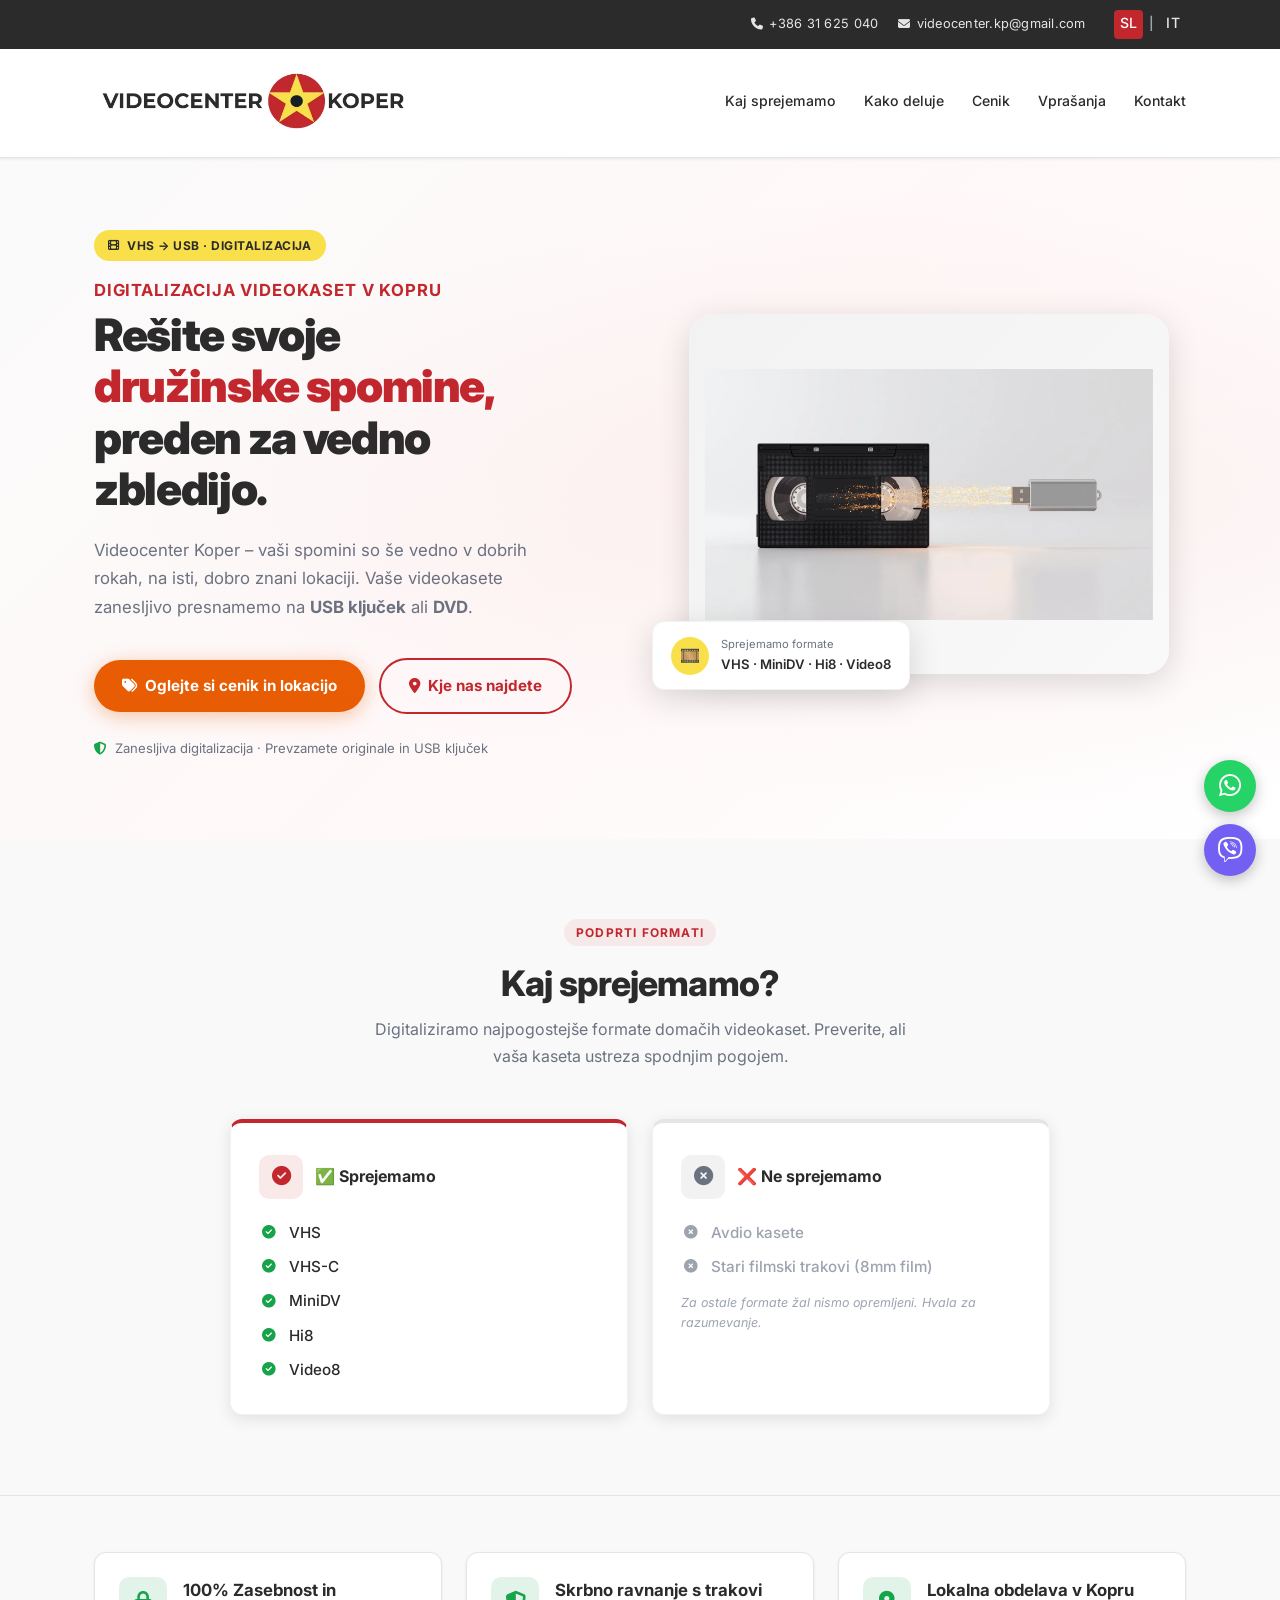
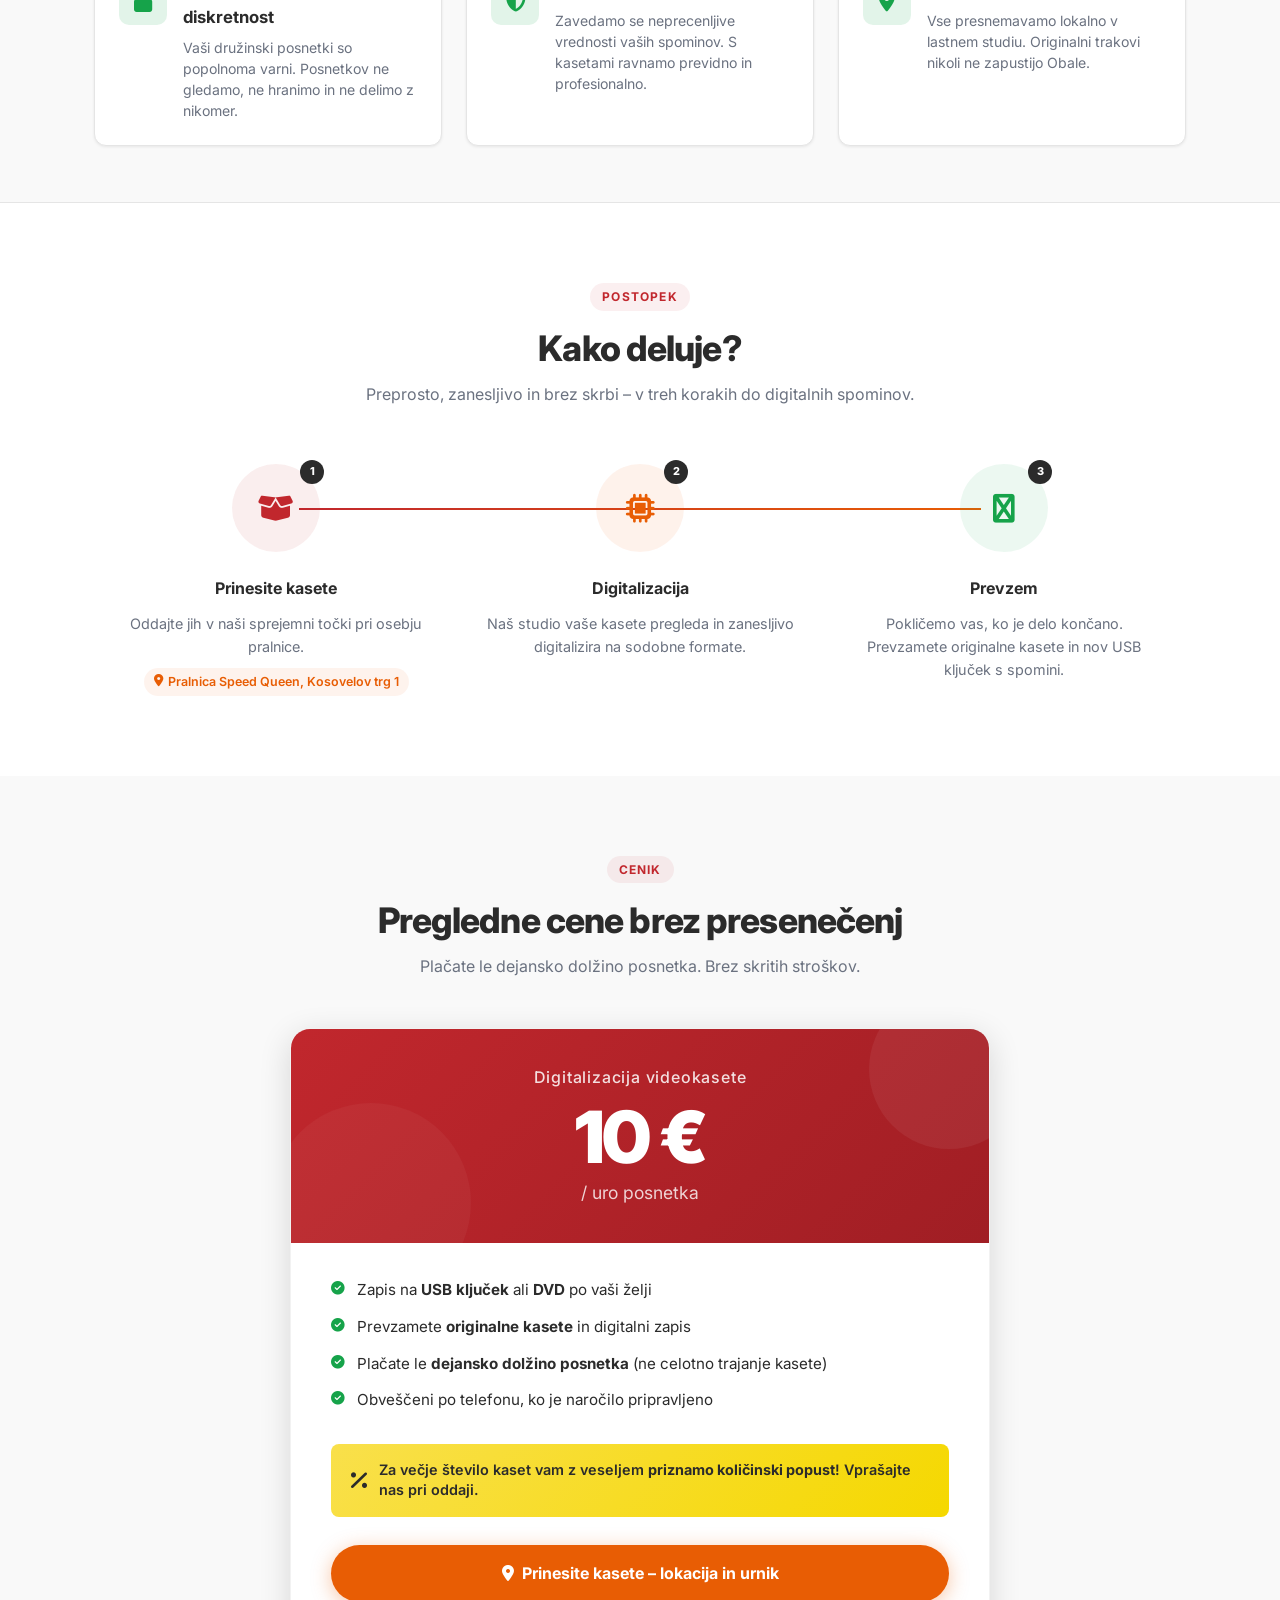
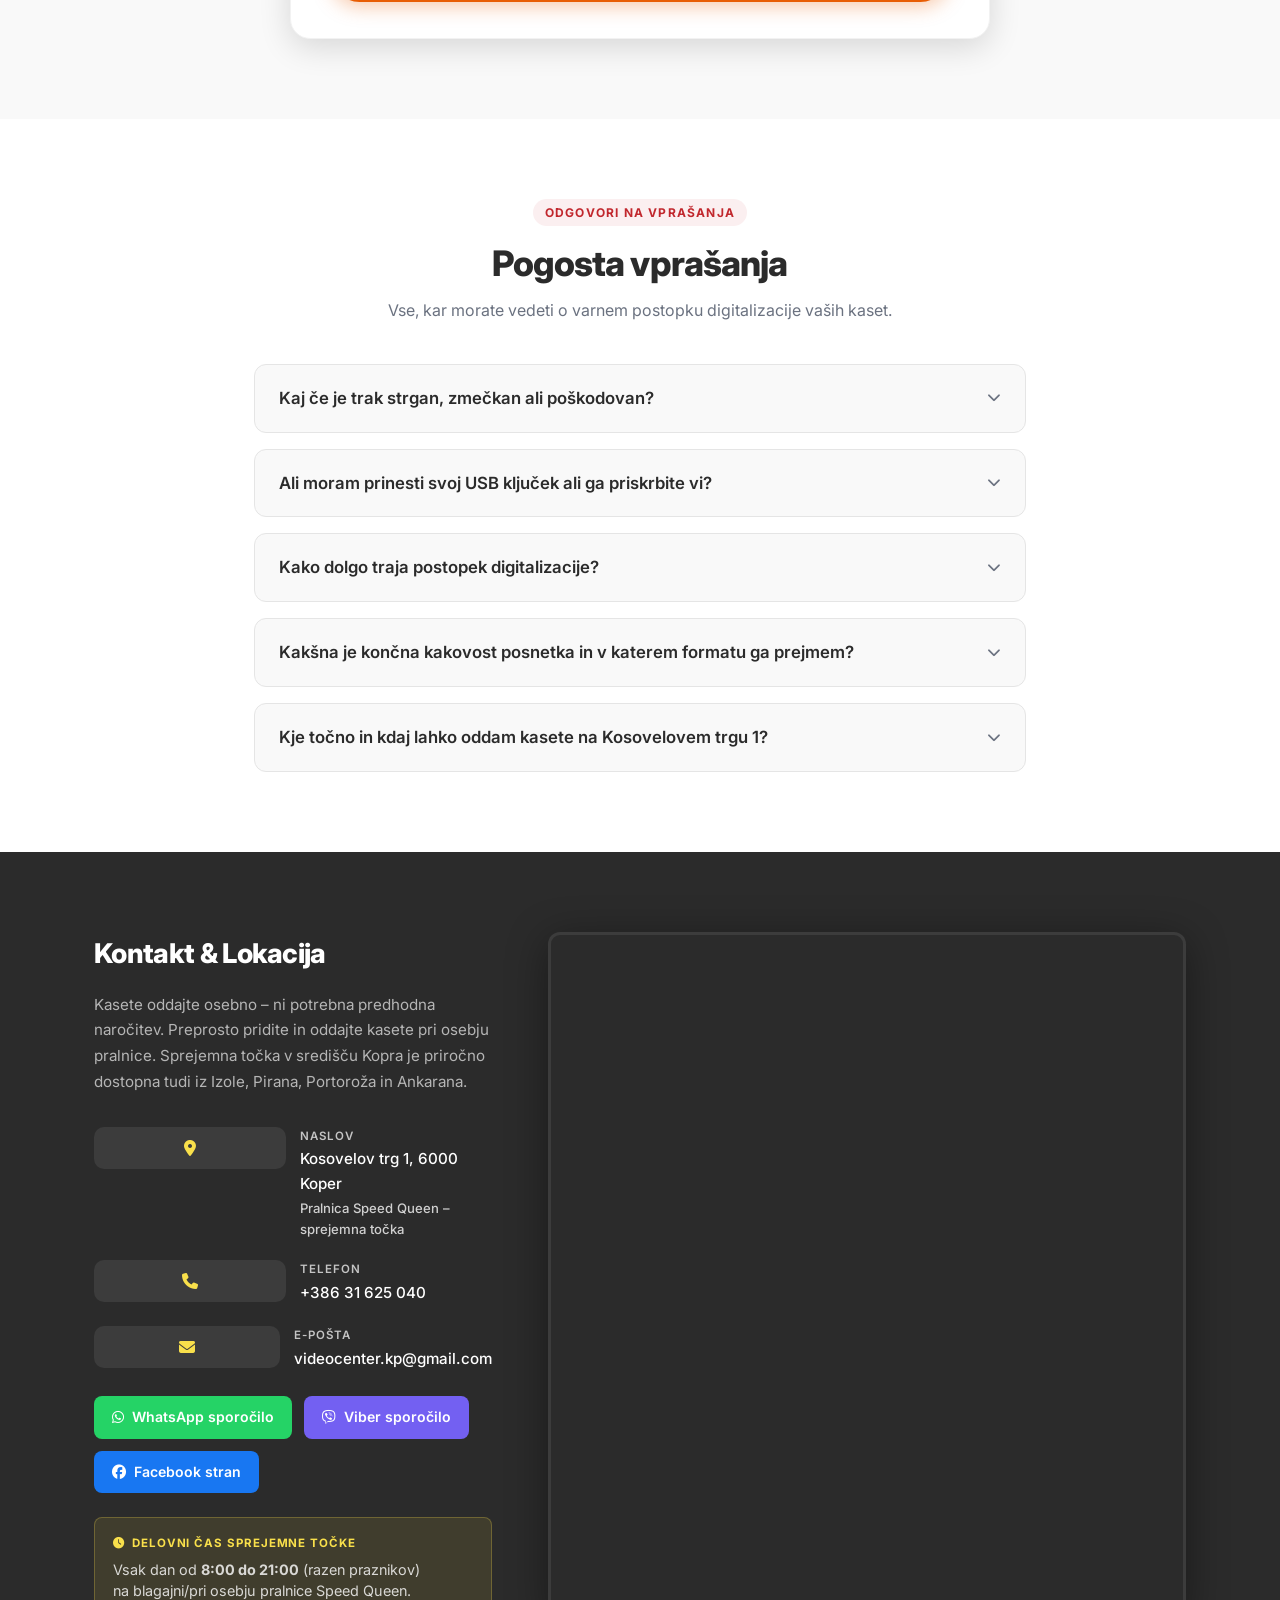
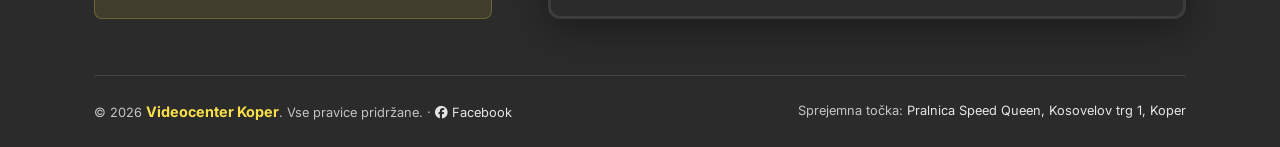
<file: index.html>
<!DOCTYPE html>
<html lang="sl">
<head>
    <meta charset="UTF-8" />
    <meta http-equiv="refresh" content="0; url=public/index.html" />
    <title>Videocenter Koper – Preusmerjanje...</title>
    <script>
        window.location.replace("public/index.html");
    </script>
</head>
<body>
    <p>Preusmerjanje na <a href="public/index.html">public/index.html</a>...</p>
</body>
</html>
</file>
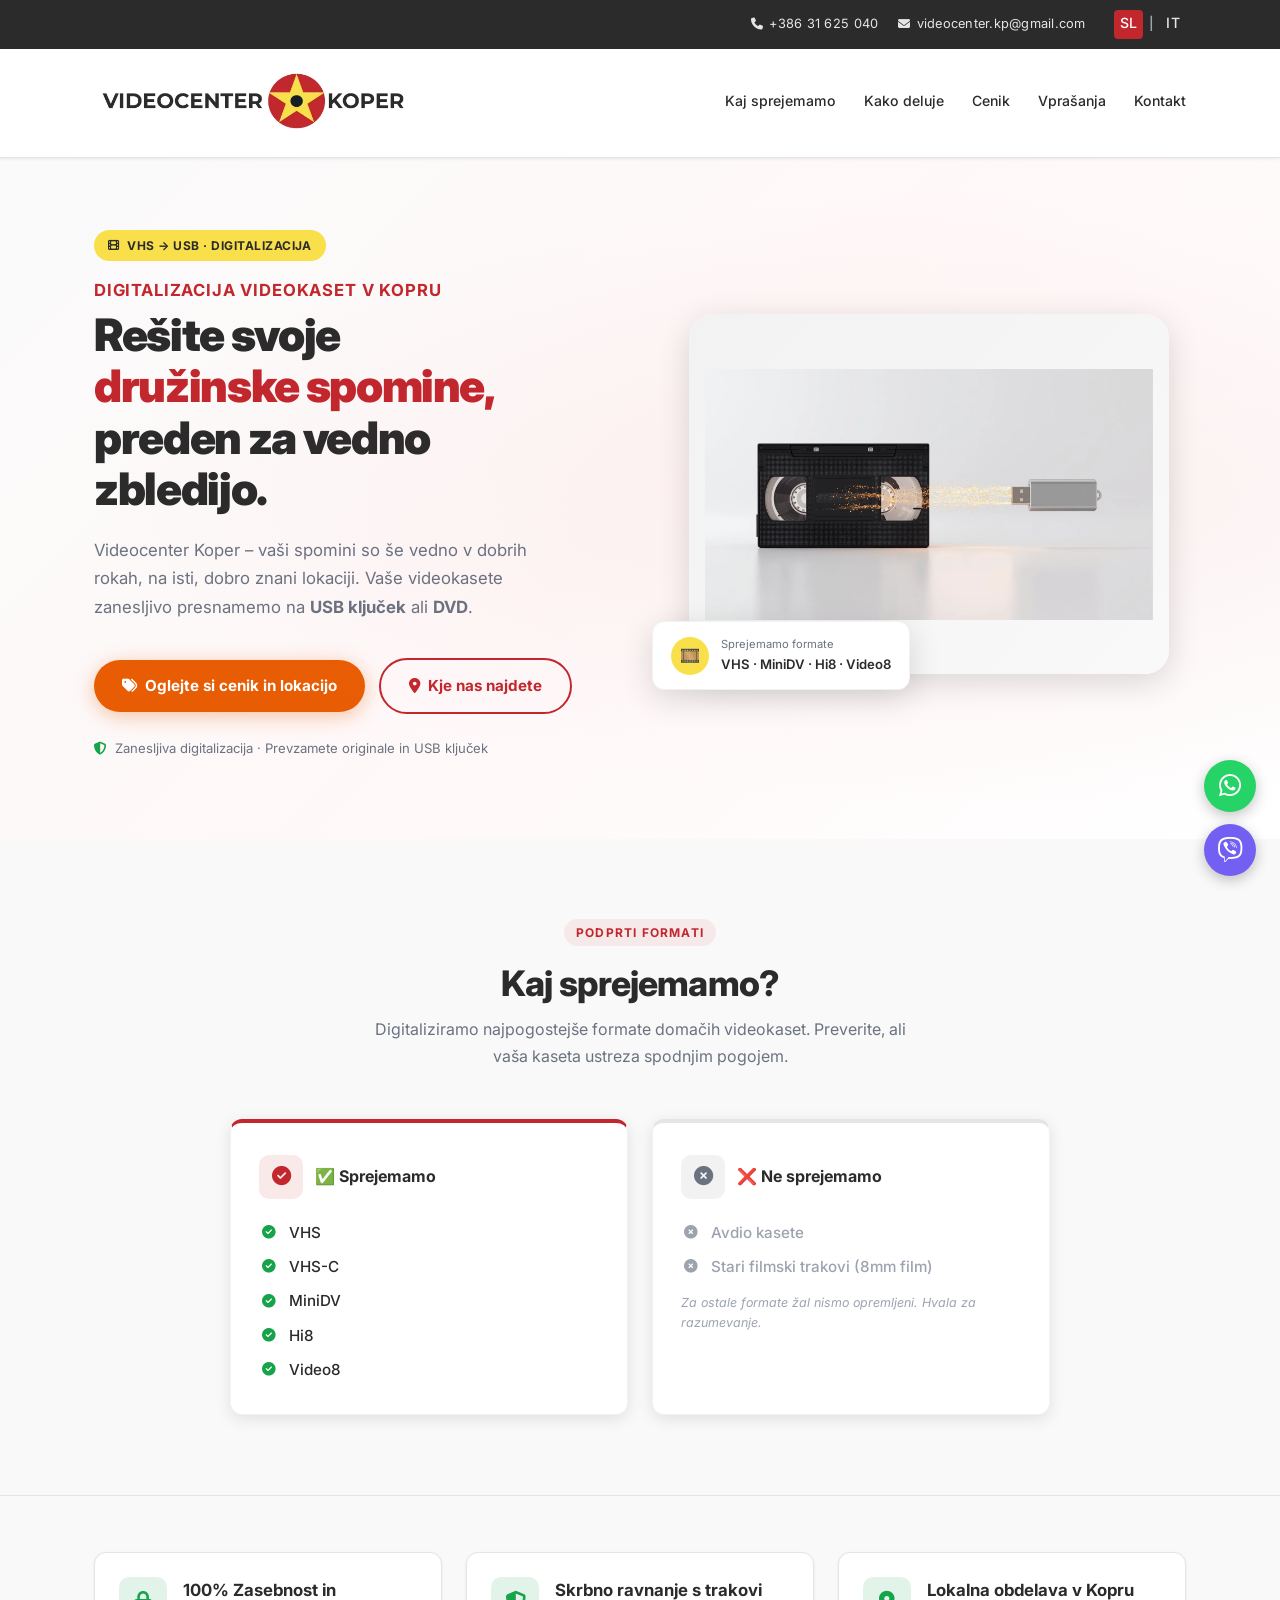
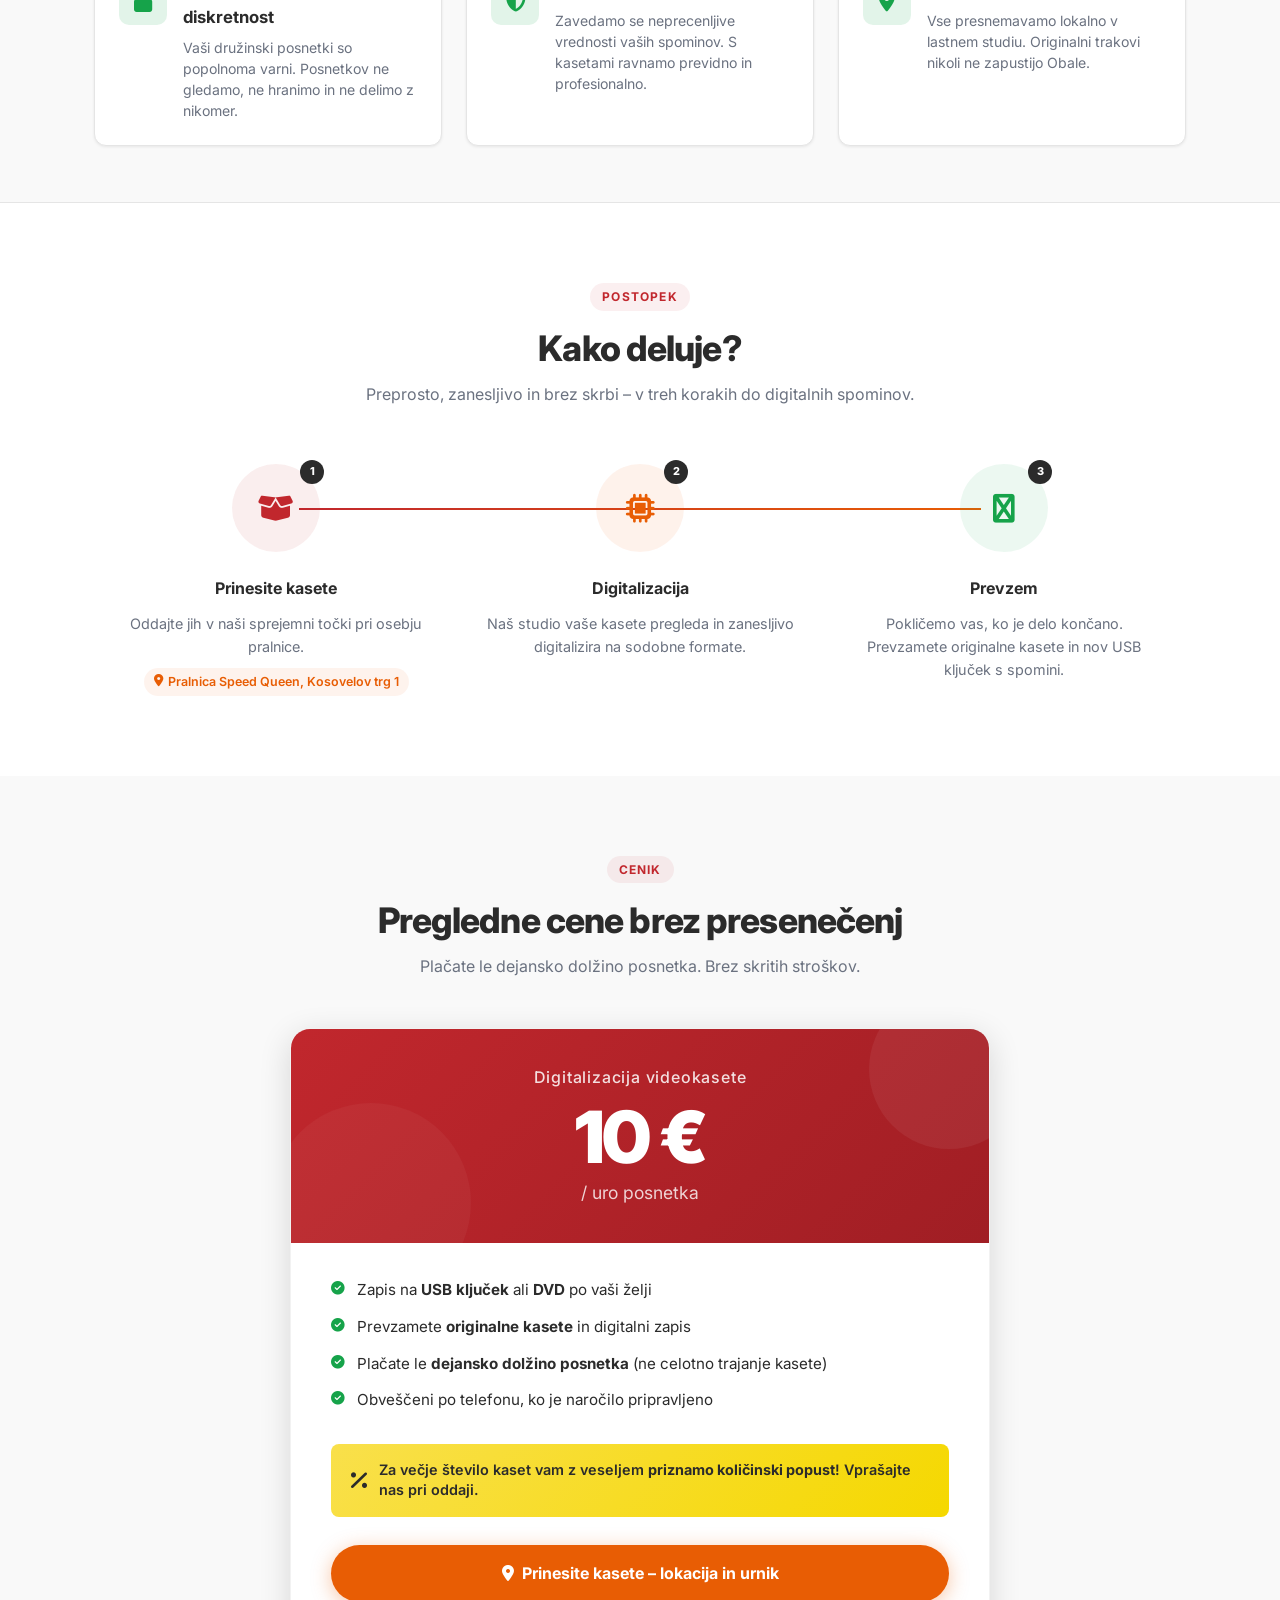
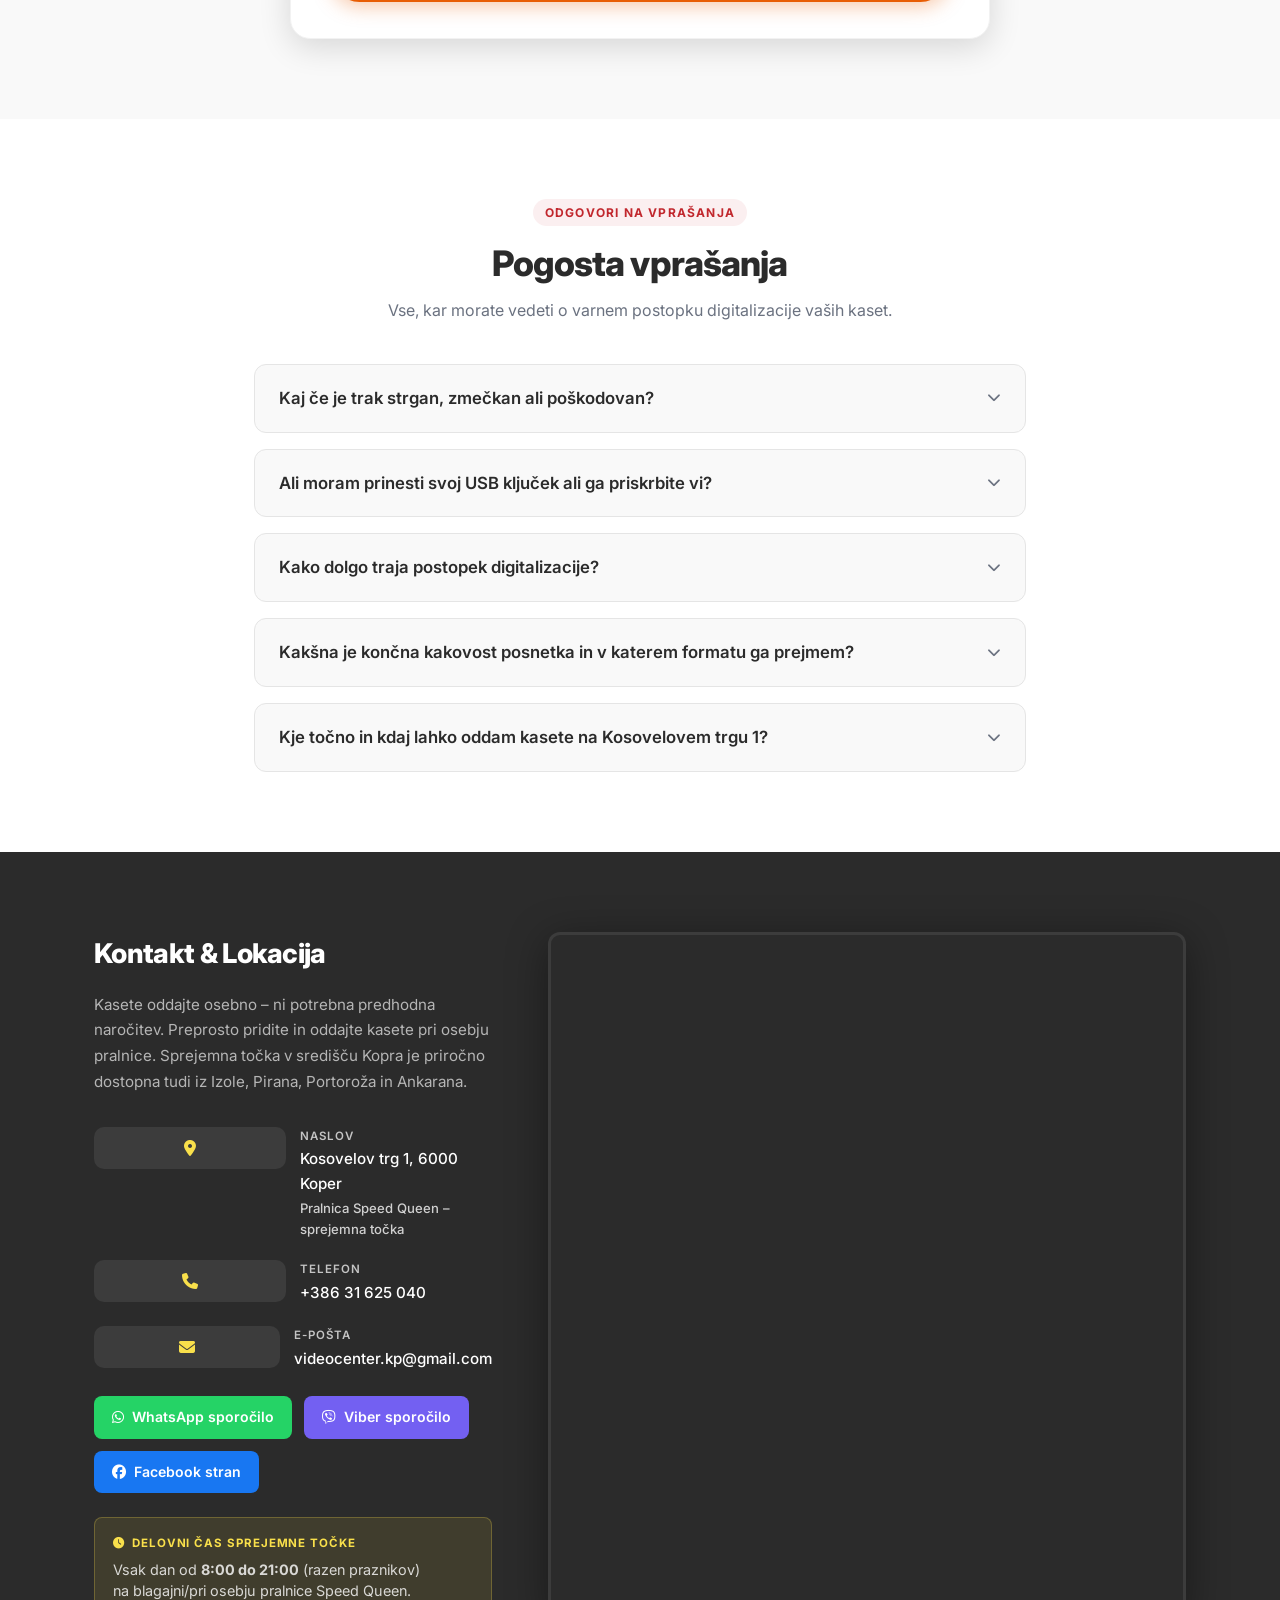
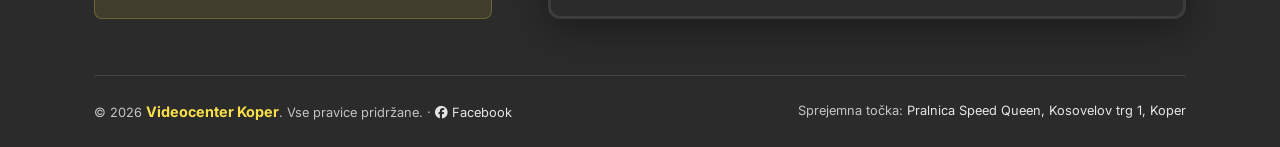
<file: public/index.html>
<!DOCTYPE html>
<html lang="sl">

<head>
    <meta charset="UTF-8" />
    <meta name="viewport" content="width=device-width, initial-scale=1.0" />
    <title>Videocenter Koper – Digitalizacija videokaset | VHS na USB</title>
    <meta name="description"
        content="Zanesljiva digitalizacija VHS, VHS-C, MiniDV, Hi8 in Video8 kaset na USB ključek ali DVD v Kopru. Plačate le dejansko dolžino. Kosovelov trg 1." />

    <meta name="keywords"
        content="digitalizacija videokaset, presnemavanje VHS, VHS na USB Koper, MiniDV na USB, Hi8 presnemavanje, Video8 digitalizacija, Videocenter Koper, Obala, Kosovelov trg, Izola, Piran, Portorož" />
    <!-- Canonical & hreflang -->
    <link rel="canonical" href="https://video-center.si/" />
    <link rel="alternate" hreflang="sl" href="https://video-center.si/" />
    <link rel="alternate" hreflang="it" href="https://video-center.si/it.html" />
    <link rel="alternate" hreflang="x-default" href="https://video-center.si/" />

    <!-- Open Graph -->
    <meta property="og:type" content="website" />
    <meta property="og:url" content="https://video-center.si/" />
    <meta property="og:site_name" content="Videocenter Koper" />
    <meta property="og:locale" content="sl_SI" />
    <meta property="og:title" content="Videocenter Koper – Digitalizacija videokaset | VHS na USB" />
    <meta property="og:description"
        content="Zanesljiva digitalizacija VHS, VHS-C, MiniDV, Hi8 in Video8 kaset na USB ključek ali DVD v Kopru. Plačate le dejansko dolžino. Kosovelov trg 1." />
    <meta property="og:image" content="https://video-center.si/og-image.jpg" />
    <meta property="og:image:width" content="1200" />
    <meta property="og:image:height" content="630" />
    <meta property="og:image:alt" content="VHS kaseta in USB ključek – digitalizacija videokaset Koper" />

    <!-- Twitter Card -->
    <meta name="twitter:card" content="summary_large_image" />
    <meta name="twitter:title" content="Videocenter Koper – Digitalizacija videokaset | VHS na USB" />
    <meta name="twitter:description"
        content="Zanesljiva digitalizacija VHS, VHS-C, MiniDV, Hi8 in Video8 kaset na USB ključek ali DVD v Kopru. Plačate le dejansko dolžino." />
    <meta name="twitter:image" content="https://video-center.si/og-image.jpg" />

    <!-- Favicon & App Icons -->
    <link rel="icon" type="image/svg+xml" href="favicon.svg" />
    <link rel="icon" type="image/png" sizes="32x32" href="favicon-32x32.png" />
    <link rel="icon" type="image/png" sizes="16x16" href="favicon-16x16.png" />
    <link rel="apple-touch-icon" sizes="180x180" href="apple-touch-icon.png" />
    <link rel="manifest" href="site.webmanifest" />
    <meta name="theme-color" content="#c1272d" />

    <link rel="preconnect" href="https://fonts.googleapis.com" />
    <link rel="preconnect" href="https://fonts.gstatic.com" crossorigin />
    <link href="https://fonts.googleapis.com/css2?family=Inter:wght@400;600;700;900&display=swap"
        rel="stylesheet" />
    <link rel="stylesheet" href="https://cdnjs.cloudflare.com/ajax/libs/font-awesome/6.5.0/css/all.min.css" media="print" onload="this.media='all'" />
    <noscript><link rel="stylesheet" href="https://cdnjs.cloudflare.com/ajax/libs/font-awesome/6.5.0/css/all.min.css" /></noscript>
    <link rel="stylesheet" href="css/style.css" />
    <!-- Schema.org LocalBusiness & Service Structured Data -->
    <script type="application/ld+json">
    {
      "@context": "https://schema.org",
      "@type": "LocalBusiness",
      "@id": "https://video-center.si/#organization",
      "name": "Videocenter Koper",
      "alternateName": "Videocenter",
      "description": "Zanesljiva in strokovna digitalizacija analognih videokaset (VHS, VHS-C, MiniDV, Hi8, Video8) na USB ključek ali DVD v Kopru in na Obali.",
      "url": "https://video-center.si/",
      "logo": "https://video-center.si/logo.png",
      "image": "https://video-center.si/og-image.jpg",
      "telephone": "+38631625040",
      "email": "videocenter.kp@gmail.com",
      "priceRange": "€€",
      "paymentAccepted": "Gotovina",
      "currenciesAccepted": "EUR",
      "sameAs": [
        "https://www.facebook.com/VideoCenter.Koper"
      ],
      "hasMap": "https://maps.google.com/?q=Kosovelov+trg+1+Koper",
      "address": {
        "@type": "PostalAddress",
        "streetAddress": "Kosovelov trg 1 (Pralnica Speed Queen)",
        "addressLocality": "Koper",
        "postalCode": "6000",
        "addressCountry": "SI"
      },
      "geo": {
        "@type": "GeoCoordinates",
        "latitude": 45.5483,
        "longitude": 13.7302
      },
      "openingHoursSpecification": [
        {
          "@type": "OpeningHoursSpecification",
          "dayOfWeek": ["Monday", "Tuesday", "Wednesday", "Thursday", "Friday", "Saturday", "Sunday"],
          "opens": "08:00",
          "closes": "21:00"
        }
      ],
      "areaServed": [
        { "@type": "City", "name": "Koper" },
        { "@type": "City", "name": "Izola" },
        { "@type": "City", "name": "Piran" },
        { "@type": "City", "name": "Portorož" },
        { "@type": "AdministrativeArea", "name": "Obalno-kraška regija" },
        { "@type": "City", "name": "Trst / Trieste" }
      ],
      "hasOfferCatalog": {
        "@type": "OfferCatalog",
        "name": "Storitve digitalizacije videoposnetkov",
        "itemListElement": [
          {
            "@type": "Offer",
            "itemOffered": {
              "@type": "Service",
              "name": "Digitalizacija VHS kaset na USB ali DVD",
              "description": "Presnemavanje klasičnih VHS videokaset na sodoben digitalni format."
            }
          },
          {
            "@type": "Offer",
            "itemOffered": {
              "@type": "Service",
              "name": "Digitalizacija VHS-C in MiniDV kaset",
              "description": "Presnemavanje kamkorderskih kaset VHS-C in MiniDV."
            }
          },
          {
            "@type": "Offer",
            "itemOffered": {
              "@type": "Service",
              "name": "Digitalizacija Hi8 in Video8 kaset",
              "description": "Presnemavanje 8mm analognih videokaset Video8 in Hi8."
            }
          }
        ]
      }
    }
    </script>
    <!-- Schema.org FAQPage Structured Data -->
    <script type="application/ld+json">
    {
      "@context": "https://schema.org",
      "@type": "FAQPage",
      "mainEntity": [
        {
          "@type": "Question",
          "name": "Kaj če je trak strgan, zmečkan ali poškodovan?",
          "acceptedAnswer": {
            "@type": "Answer",
            "text": "Brez skrbi. Pred začetkom vsako kaseto skrbno pregledamo. V kolikor je trak pretrgan, odlepljen ali se je zaskočilo ohišje, ga v našem studiu strokovno popravimo in zalepimo, da rešimo vaše dragocene družinske posnetke."
          }
        },
        {
          "@type": "Question",
          "name": "Ali moram prinesti svoj USB ključek ali ga priskrbite vi?",
          "acceptedAnswer": {
            "@type": "Answer",
            "text": "Obe možnosti sta na voljo! Lahko prinesete svoj prazen USB ključek ali zunanji disk, lahko pa nov, zanesljiv USB ključek kupite neposredno pri nas ob prevzemu. Če želite, vam posnetke z veseljem zapečemo tudi na DVD."
          }
        },
        {
          "@type": "Question",
          "name": "Kako dolgo traja postopek digitalizacije?",
          "acceptedAnswer": {
            "@type": "Answer",
            "text": "Manjša naročila (1 do 3 kasete) so običajno zaključena v roku 2 do 4 delovnih dni. Pri večjih družinskih arhivih se o točnem roku dogovorimo ob oddaji. Takoj ko je naročilo pripravljeno za prevzem, vas obvestimo s klicem ali SMS sporočilom."
          }
        },
        {
          "@type": "Question",
          "name": "Kakšna je končna kakovost posnetka in v katerem formatu ga prejmem?",
          "acceptedAnswer": {
            "@type": "Answer",
            "text": "Uporabljamo profesionalno opremo z napredno stabilizacijo signala, ki iz vašega traku izvleče najboljšo možno sliko in zvok. Posnetke prejmete v standardnem MP4 formatu (H.264), ki ga enostavno predvajate na pametnih TV-jih, računalnikih, telefonih in tablicah."
          }
        },
        {
          "@type": "Question",
          "name": "Kje točno in kdaj lahko oddam kasete na Kosovelovem trgu 1?",
          "acceptedAnswer": {
            "@type": "Answer",
            "text": "Naša sprejemna točka se nahaja v poslovalnici Pralnice Speed Queen na Kosovelovem trgu 1 v Kopru. Kasete lahko oddate vsak dan med 8:00 in 21:00 (tudi ob sobotah in nedeljah) neposredno pri osebju na blagajni. Predhodna naročitev ni potrebna."
          }
        }
      ]
    }
    </script>
</head>

<body>

    <!-- ============================
       TOP BAR
  ============================= -->
    <div class="top-bar" role="region" aria-label="Hitri kontakt">
        <div class="container">
            <a href="tel:+38631625040" id="tb-phone">
                <i class="fa-solid fa-phone"></i> <span class="contact-text">+386 31 625 040</span>
            </a>
            <a href="mailto:videocenter.kp@gmail.com" id="tb-email" aria-label="videocenter.kp@gmail.com">
                <i class="fa-solid fa-envelope"></i> <span class="contact-text">videocenter.kp@gmail.com</span>
            </a>
            <nav class="lang-switcher" aria-label="Izbira jezika">
                <a href="/" class="active" aria-label="Slovenščina" id="lang-sl">SL</a>
                <span aria-hidden="true">|</span>
                <a href="it.html" aria-label="Italiano" id="lang-it">IT</a>
            </nav>
        </div>
    </div>

    <!-- ============================
       HEADER
  ============================= -->
    <header role="banner">
        <div class="container">
            <div class="header-inner">
                <a href="/" class="logo-wrap" aria-label="Videocenter Koper – Domov">
                    <picture>
                        <source srcset="logo.webp" type="image/webp" />
                        <img src="logo.png" alt="Videocenter Koper" width="200" height="50"
                            onerror="this.style.display='none';this.closest('.logo-wrap').querySelector('.logo-text').style.display='flex'" />
                    </picture>
                    <div class="logo-text" style="display:none">
                        <span class="brand">Videocenter</span>
                        <span class="sub">Koper</span>
                    </div>
                </a>
                <nav aria-label="Glavna navigacija">
                    <a href="#formats">Kaj sprejemamo</a>
                    <a href="#steps">Kako deluje</a>
                    <a href="#pricing">Cenik</a>
                    <a href="#faq">Vprašanja</a>
                    <a href="#contact">Kontakt</a>
                </nav>
            </div>
        </div>
    </header>

    <main id="main-content">

    <!-- ============================
       HERO
  ============================= -->
    <section class="hero" aria-labelledby="hero-heading">
        <div class="container">
            <div class="hero-inner">
                <!-- Text Side -->
                <div class="hero-content">
                    <div class="hero-badge">
                        <i class="fa-solid fa-film"></i>
                        VHS → USB · Digitalizacija
                    </div>
                    <h1 id="hero-heading">
                        <span class="hero-kicker">Digitalizacija videokaset v Kopru</span>
                        Rešite svoje<br />
                        <span class="highlight">družinske spomine,</span><br />
                        preden za vedno zbledijo.
                    </h1>
                    <p class="hero-sub">
                        Videocenter Koper – vaši spomini so še vedno v dobrih rokah, na isti, dobro znani lokaciji. Vaše
                        videokasete zanesljivo presnamemo na <strong>USB ključek</strong> ali <strong>DVD</strong>.
                    </p>
                    <div class="hero-ctas">
                        <a href="#pricing" class="btn btn-primary" id="hero-cta-main">
                            <i class="fa-solid fa-tags"></i>
                            Oglejte si cenik in lokacijo
                        </a>
                        <a href="#contact" class="btn btn-outline" id="hero-cta-contact">
                            <i class="fa-solid fa-location-dot"></i>
                            Kje nas najdete
                        </a>
                    </div>
                    <div class="hero-trust">
                        <i class="fa-solid fa-shield-halved"></i>
                        Zanesljiva digitalizacija · Prevzamete originale in USB ključek
                    </div>
                </div>

                <!-- Image Side -->
                <div class="hero-visual">
                    <div class="hero-img-wrap">
                        <picture>
                            <source srcset="vhs_hero.webp" type="image/webp" />
                            <img src="vhs_hero.jpg" alt="VHS kaseta in USB ključek – digitalizacija videokaset Koper"
                                id="hero-img" width="1600" height="896" fetchpriority="high" loading="eager" />
                        </picture>
                    </div>
                    <div class="hero-float-card">
                        <div class="icon-circle">🎞️</div>
                        <div>
                            <div class="label">Sprejemamo formate</div>
                            VHS · MiniDV · Hi8 · Video8
                        </div>
                    </div>
                </div>
            </div>
        </div>
    </section>

    <!-- ============================
       KAJ SPREJEMAMO
  ============================= -->
    <section class="formats-section" id="formats" aria-labelledby="formats-heading">
        <div class="container">
            <div class="reveal" style="text-align:center;">
                <span class="section-tag">Podprti formati</span>
                <h2 class="section-title" id="formats-heading">Kaj sprejemamo?</h2>
                <p class="section-desc" style="margin:0 auto 48px;">Digitaliziramo najpogostejše formate domačih
                    videokaset. Preverite, ali vaša kaseta ustreza spodnjim pogojem.</p>
            </div>
            <div class="formats-grid">
                <!-- Accept -->
                <div class="formats-card accept reveal reveal-delay-1">
                    <div class="formats-card-header">
                        <div class="formats-icon">
                            <i class="fa-solid fa-circle-check"></i>
                        </div>
                        <h3>✅ Sprejemamo</h3>
                    </div>
                    <ul class="formats-list yes" role="list">
                        <li><i class="fa-solid fa-check-circle"></i> VHS</li>
                        <li><i class="fa-solid fa-check-circle"></i> VHS-C</li>
                        <li><i class="fa-solid fa-check-circle"></i> MiniDV</li>
                        <li><i class="fa-solid fa-check-circle"></i> Hi8</li>
                        <li><i class="fa-solid fa-check-circle"></i> Video8</li>
                    </ul>
                </div>

                <!-- Reject -->
                <div class="formats-card reject reveal reveal-delay-2">
                    <div class="formats-card-header">
                        <div class="formats-icon">
                            <i class="fa-solid fa-circle-xmark"></i>
                        </div>
                        <h3>❌ Ne sprejemamo</h3>
                    </div>
                    <ul class="formats-list no" role="list">
                        <li><i class="fa-solid fa-xmark-circle"></i> Avdio kasete</li>
                        <li><i class="fa-solid fa-xmark-circle"></i> Stari filmski trakovi (8mm film)</li>
                    </ul>
                    <p class="formats-note">Za ostale formate žal nismo opremljeni. Hvala za razumevanje.</p>
                </div>
            </div>
        </div>
    </section>

    <!-- ============================
       ZAUPANJE IN VARNOST
  ============================= -->
    <section class="trust-banner-section" aria-label="Zaupanje in varnost vaših posnetkov">
        <div class="container">
            <div class="trust-banner-grid">
                <div class="trust-item reveal">
                    <div class="trust-icon"><i class="fa-solid fa-lock"></i></div>
                    <div class="trust-text">
                        <h4>100% Zasebnost in diskretnost</h4>
                        <p>Vaši družinski posnetki so popolnoma varni. Posnetkov ne gledamo, ne hranimo in ne delimo z nikomer.</p>
                    </div>
                </div>
                <div class="trust-item reveal reveal-delay-1">
                    <div class="trust-icon"><i class="fa-solid fa-shield-halved"></i></div>
                    <div class="trust-text">
                        <h4>Skrbno ravnanje s trakovi</h4>
                        <p>Zavedamo se neprecenljive vrednosti vaših spominov. S kasetami ravnamo previdno in profesionalno.</p>
                    </div>
                </div>
                <div class="trust-item reveal reveal-delay-2">
                    <div class="trust-icon"><i class="fa-solid fa-location-dot"></i></div>
                    <div class="trust-text">
                        <h4>Lokalna obdelava v Kopru</h4>
                        <p>Vse presnemavamo lokalno v lastnem studiu. Originalni trakovi nikoli ne zapustijo Obale.</p>
                    </div>
                </div>
            </div>
        </div>
    </section>

    <!-- ============================
       KAKO DELUJE
  ============================= -->
    <section class="steps-section" id="steps" aria-labelledby="steps-heading">
        <div class="container">
            <div class="steps-header reveal">
                <span class="section-tag">Postopek</span>
                <h2 class="section-title" id="steps-heading">Kako deluje?</h2>
                <p class="section-desc">Preprosto, zanesljivo in brez skrbi – v treh korakih do digitalnih spominov.</p>
            </div>
            <div class="steps-grid">
                <!-- Step 1 -->
                <div class="step-card reveal reveal-delay-1">
                    <div class="step-number-wrap">
                        <div class="step-icon">
                            <i class="fa-solid fa-box-open"></i>
                        </div>
                        <span class="step-number">1</span>
                    </div>
                    <div>
                        <h3>Prinesite kasete</h3>
                        <p>Oddajte jih v naši sprejemni točki pri osebju pralnice.</p>
                        <span class="step-location">
                            <i class="fa-solid fa-location-dot"></i>
                            Pralnica Speed Queen, Kosovelov trg 1
                        </span>
                    </div>
                </div>

                <!-- Step 2 -->
                <div class="step-card reveal reveal-delay-2">
                    <div class="step-number-wrap">
                        <div class="step-icon">
                            <i class="fa-solid fa-microchip"></i>
                        </div>
                        <span class="step-number">2</span>
                    </div>
                    <div>
                        <h3>Digitalizacija</h3>
                        <p>Naš studio vaše kasete pregleda in zanesljivo digitalizira na sodobne formate.</p>
                    </div>
                </div>

                <!-- Step 3 -->
                <div class="step-card reveal reveal-delay-3">
                    <div class="step-number-wrap">
                        <div class="step-icon">
                            <i class="fa-solid fa-usb"></i>
                        </div>
                        <span class="step-number">3</span>
                    </div>
                    <div>
                        <h3>Prevzem</h3>
                        <p>Pokličemo vas, ko je delo končano. Prevzamete originalne kasete in nov USB ključek s spomini.
                        </p>
                    </div>
                </div>
            </div>
        </div>
    </section>

    <!-- ============================
       CENIK
  ============================= -->
    <section class="pricing-section" id="pricing" aria-labelledby="pricing-heading">
        <div class="container">
            <div class="reveal" style="text-align:center;">
                <span class="section-tag">Cenik</span>
                <h2 class="section-title" id="pricing-heading">Pregledne cene brez presenečenj</h2>
                <p class="section-desc" style="margin:0 auto 48px;">Plačate le dejansko dolžino posnetka. Brez skritih
                    stroškov.</p>
            </div>
            <div class="pricing-inner">
                <div class="pricing-card reveal">
                    <div class="pricing-card-header">
                        <h3>Digitalizacija videokasete</h3>
                        <div class="price-amount">10 €</div>
                        <div class="price-unit">/ uro posnetka</div>
                    </div>
                    <div class="pricing-card-body">
                        <ul class="pricing-features">
                            <li>
                                <i class="fa-solid fa-circle-check"></i>
                                <span>Zapis na <strong>USB ključek</strong> ali <strong>DVD</strong> po vaši
                                    želji</span>
                            </li>
                            <li>
                                <i class="fa-solid fa-circle-check"></i>
                                <span>Prevzamete <strong>originalne kasete</strong> in digitalni zapis</span>
                            </li>
                            <li>
                                <i class="fa-solid fa-circle-check"></i>
                                <span>Plačate le <strong>dejansko dolžino posnetka</strong> (ne celotno trajanje
                                    kasete)</span>
                            </li>
                            <li>
                                <i class="fa-solid fa-circle-check"></i>
                                <span>Obveščeni po telefonu, ko je naročilo pripravljeno</span>
                            </li>
                        </ul>
                        <div class="discount-badge">
                            <i class="fa-solid fa-percent"></i>
                            <p>Za večje število kaset vam z veseljem <strong>priznamo količinski popust</strong>!
                                Vprašajte nas pri oddaji.</p>
                        </div>
                        <a href="#contact" class="btn btn-primary pricing-cta" id="pricing-cta">
                            <i class="fa-solid fa-location-dot"></i>
                            Prinesite kasete – lokacija in urnik
                        </a>
                    </div>
                </div>
            </div>
        </div>
    </section>

    <!-- ============================
       POGOSTA VPRAŠANJA (FAQ)
  ============================= -->
    <section class="faq-section" id="faq" aria-labelledby="faq-heading">
        <div class="container faq-container">
            <div class="reveal" style="text-align:center;">
                <span class="section-tag">Odgovori na vprašanja</span>
                <h2 class="section-title" id="faq-heading">Pogosta vprašanja</h2>
                <p class="section-desc" style="margin: 0 auto 36px;">Vse, kar morate vedeti o varnem postopku digitalizacije vaših kaset.</p>
            </div>
            <div class="faq-list">
                <details class="faq-item reveal">
                    <summary class="faq-question">
                        <span>Kaj če je trak strgan, zmečkan ali poškodovan?</span>
                        <i class="fa-solid fa-chevron-down faq-chevron"></i>
                    </summary>
                    <div class="faq-answer">
                        <p>Brez skrbi. Pred začetkom vsako kaseto skrbno pregledamo. V kolikor je trak pretrgan, odlepljen ali se je zaskočilo ohišje, ga v našem studiu strokovno popravimo in zalepimo, da rešimo vaše dragocene družinske posnetke.</p>
                    </div>
                </details>

                <details class="faq-item reveal reveal-delay-1">
                    <summary class="faq-question">
                        <span>Ali moram prinesti svoj USB ključek ali ga priskrbite vi?</span>
                        <i class="fa-solid fa-chevron-down faq-chevron"></i>
                    </summary>
                    <div class="faq-answer">
                        <p>Obe možnosti sta na voljo! Lahko prinesete svoj prazen USB ključek ali zunanji disk, lahko pa nov, zanesljiv USB ključek kupite neposredno pri nas ob prevzemu. Če želite, vam posnetke z veseljem zapečemo tudi na DVD.</p>
                    </div>
                </details>

                <details class="faq-item reveal reveal-delay-2">
                    <summary class="faq-question">
                        <span>Kako dolgo traja postopek digitalizacije?</span>
                        <i class="fa-solid fa-chevron-down faq-chevron"></i>
                    </summary>
                    <div class="faq-answer">
                        <p>Manjša naročila (1 do 3 kasete) so običajno zaključena v roku 2 do 4 delovnih dni. Pri večjih družinskih arhivih se o točnem roku dogovorimo ob oddaji. Takoj ko je naročilo pripravljeno za prevzem, vas obvestimo s klicem ali SMS sporočilom.</p>
                    </div>
                </details>

                <details class="faq-item reveal">
                    <summary class="faq-question">
                        <span>Kakšna je končna kakovost posnetka in v katerem formatu ga prejmem?</span>
                        <i class="fa-solid fa-chevron-down faq-chevron"></i>
                    </summary>
                    <div class="faq-answer">
                        <p>Uporabljamo profesionalno opremo z napredno stabilizacijo signala, ki iz vašega traku izvleče najboljšo možno sliko in zvok. Posnetke prejmete v standardnem MP4 formatu (H.264), ki ga enostavno predvajate na pametnih TV-jih, računalnikih, telefonih in tablicah.</p>
                    </div>
                </details>

                <details class="faq-item reveal reveal-delay-1">
                    <summary class="faq-question">
                        <span>Kje točno in kdaj lahko oddam kasete na Kosovelovem trgu 1?</span>
                        <i class="fa-solid fa-chevron-down faq-chevron"></i>
                    </summary>
                    <div class="faq-answer">
                        <p>Naša sprejemna točka se nahaja v poslovalnici <strong>Pralnice Speed Queen na Kosovelovem trgu 1 v Kopru</strong>. Kasete lahko oddate vsak dan med <strong>8:00 in 21:00</strong> (tudi ob sobotah in nedeljah) neposredno pri osebju na blagajni. Predhodna naročitev ni potrebna.</p>
                    </div>
                </details>
            </div>
        </div>
    </section>

    </main>

    <!-- ============================
       FOOTER / KONTAKT
  ============================= -->
    <footer class="contact-section" id="contact" aria-labelledby="contact-heading">
        <div class="container">
            <div class="contact-grid">
                <!-- Info -->
                <div class="contact-info reveal">
                    <h2 id="contact-heading">Kontakt &amp; Lokacija</h2>
                    <p class="intro">
                        Kasete oddajte osebno – ni potrebna predhodna naročitev. Preprosto pridite in oddajte
                        kasete pri osebju pralnice. Sprejemna točka v središču Kopra je priročno dostopna tudi iz
                        Izole, Pirana, Portoroža in Ankarana.
                    </p>

                    <div class="contact-detail">
                        <div class="contact-detail-icon"><i class="fa-solid fa-location-dot"></i></div>
                        <div>
                            <div class="label">Naslov</div>
                            <div class="value">Kosovelov trg 1, 6000 Koper</div>
                            <div class="value" style="font-size:0.82rem; color:rgba(255,255,255,0.78); margin-top:2px;">
                                Pralnica Speed Queen – sprejemna točka</div>
                        </div>
                    </div>

                    <div class="contact-detail">
                        <div class="contact-detail-icon"><i class="fa-solid fa-phone"></i></div>
                        <div>
                            <div class="label">Telefon</div>
                            <a href="tel:+38631625040" id="ft-phone" class="value" itemprop="telephone">+386 31 625 040</a>
                        </div>
                    </div>

                    <div class="contact-detail">
                        <div class="contact-detail-icon"><i class="fa-solid fa-envelope"></i></div>
                        <div>
                            <div class="label">E-pošta</div>
                            <a href="mailto:videocenter.kp@gmail.com" id="ft-email" class="value" itemprop="email">videocenter.kp@gmail.com</a>
                        </div>
                    </div>

                    <div class="chat-actions">
                        <a href="https://wa.me/38631625040?text=Pozdravljeni%2C%20zanima%20me%20digitalizacija%20videokaset."
                            class="btn-chat btn-whatsapp" target="_blank" rel="noopener" aria-label="Pišite nam na WhatsApp">
                            <i class="fa-brands fa-whatsapp"></i> WhatsApp sporočilo
                        </a>
                        <a href="viber://chat?number=%2B38631625040"
                            class="btn-chat btn-viber" aria-label="Pišite nam na Viber">
                            <i class="fa-brands fa-viber"></i> Viber sporočilo
                        </a>
                        <a href="https://www.facebook.com/VideoCenter.Koper"
                            class="btn-chat btn-facebook" target="_blank" rel="noopener" aria-label="Facebook stran Videocenter Koper">
                            <i class="fa-brands fa-facebook"></i> Facebook stran
                        </a>
                    </div>

                    <div class="hours-box">
                        <div class="hours-title"><i class="fa-solid fa-clock"></i> Delovni čas sprejemne točke</div>
                        <p>Vsak dan od <strong>8:00 do 21:00</strong> (razen praznikov)<br />
                            na blagajni/pri osebju pralnice Speed Queen.</p>
                    </div>
                </div>

                <!-- Map -->
                <div class="map-wrap reveal reveal-delay-1">
                    <iframe title="Lokacija Speed Queen Koper – Kosovelov trg 1"
                        src="https://maps.google.com/maps?q=Speed%20Queen%20Koper,%20Kosovelov%20trg%201&t=&z=16&ie=UTF8&iwloc=&output=embed"
                        allowfullscreen="" loading="lazy" referrerpolicy="no-referrer-when-downgrade">
                    </iframe>
                </div>
            </div>

            <!-- Footer Bottom -->
            <div class="footer-bottom">
                <p>&copy; 2026 <span class="footer-brand">Videocenter Koper</span>. Vse pravice pridržane. · <a href="https://www.facebook.com/VideoCenter.Koper" target="_blank" rel="noopener" aria-label="Facebook stran Videocenter Koper"><i class="fa-brands fa-facebook"></i> Facebook</a></p>
                <p>Sprejemna točka: <a href="https://maps.google.com/?q=Kosovelov+trg+1+Koper" target="_blank"
                        rel="noopener">Pralnica Speed Queen, Kosovelov trg 1, Koper</a></p>
            </div>
        </div>
    </footer>

    <!-- ============================
       SCRIPTS
  ============================= -->
    <script>
        document.addEventListener('DOMContentLoaded', function () {

            /* ------------------------------------------
               CONTACT INFO (ensure tel and mailto links)
            ------------------------------------------ */
            var p1 = '+386 31'; var p2 = ' 625'; var p3 = ' 040';
            var phone = p1 + p2 + p3;
            var phoneTel = phone.replace(/\s/g, '');

            var e1 = 'videocenter.kp'; var e2 = 'gmail'; var e3 = '.com';
            var email = e1 + '@' + e2 + e3;

            /* Top bar */
            var tbPhone = document.getElementById('tb-phone');
            if (tbPhone) {
                tbPhone.href = 'tel:' + phoneTel;
            }
            var tbEmail = document.getElementById('tb-email');
            if (tbEmail) {
                tbEmail.href = 'mailto:' + email;
            }

            /* Footer */
            var ftPhone = document.getElementById('ft-phone');
            if (ftPhone) {
                ftPhone.href = 'tel:' + phoneTel;
                ftPhone.textContent = phone;
            }
            var ftEmail = document.getElementById('ft-email');
            if (ftEmail) {
                ftEmail.href = 'mailto:' + email;
                ftEmail.textContent = email;
            }

            /* ------------------------------------------
               SCROLL REVEAL
            ------------------------------------------ */
            var observer = new IntersectionObserver(
                function (entries) {
                    entries.forEach(function (entry) {
                        if (entry.isIntersecting) {
                            entry.target.classList.add('visible');
                            observer.unobserve(entry.target);
                        }
                    });
                },
                { threshold: 0.12 }
            );
            document.querySelectorAll('.reveal').forEach(function (el) {
                observer.observe(el);
            });

        });
    </script>
    <!-- ============================
       FLOATING QUICK-CHAT WIDGET
  ============================= -->
    <div class="floating-chat-container" role="region" aria-label="Hitri kontakt">
        <a href="https://wa.me/38631625040?text=Pozdravljeni%2C%20zanima%20me%20digitalizacija%20videokaset."
            class="floating-chat-btn whatsapp-float" target="_blank" rel="noopener" aria-label="Pišite nam preko WhatsApp">
            <i class="fa-brands fa-whatsapp"></i>
            <span class="chat-tooltip">WhatsApp</span>
        </a>
        <a href="viber://chat?number=%2B38631625040"
            class="floating-chat-btn viber-float" aria-label="Pišite nam preko Viber">
            <i class="fa-brands fa-viber"></i>
            <span class="chat-tooltip">Viber</span>
        </a>
    </div>

</body>

</html>
</file>
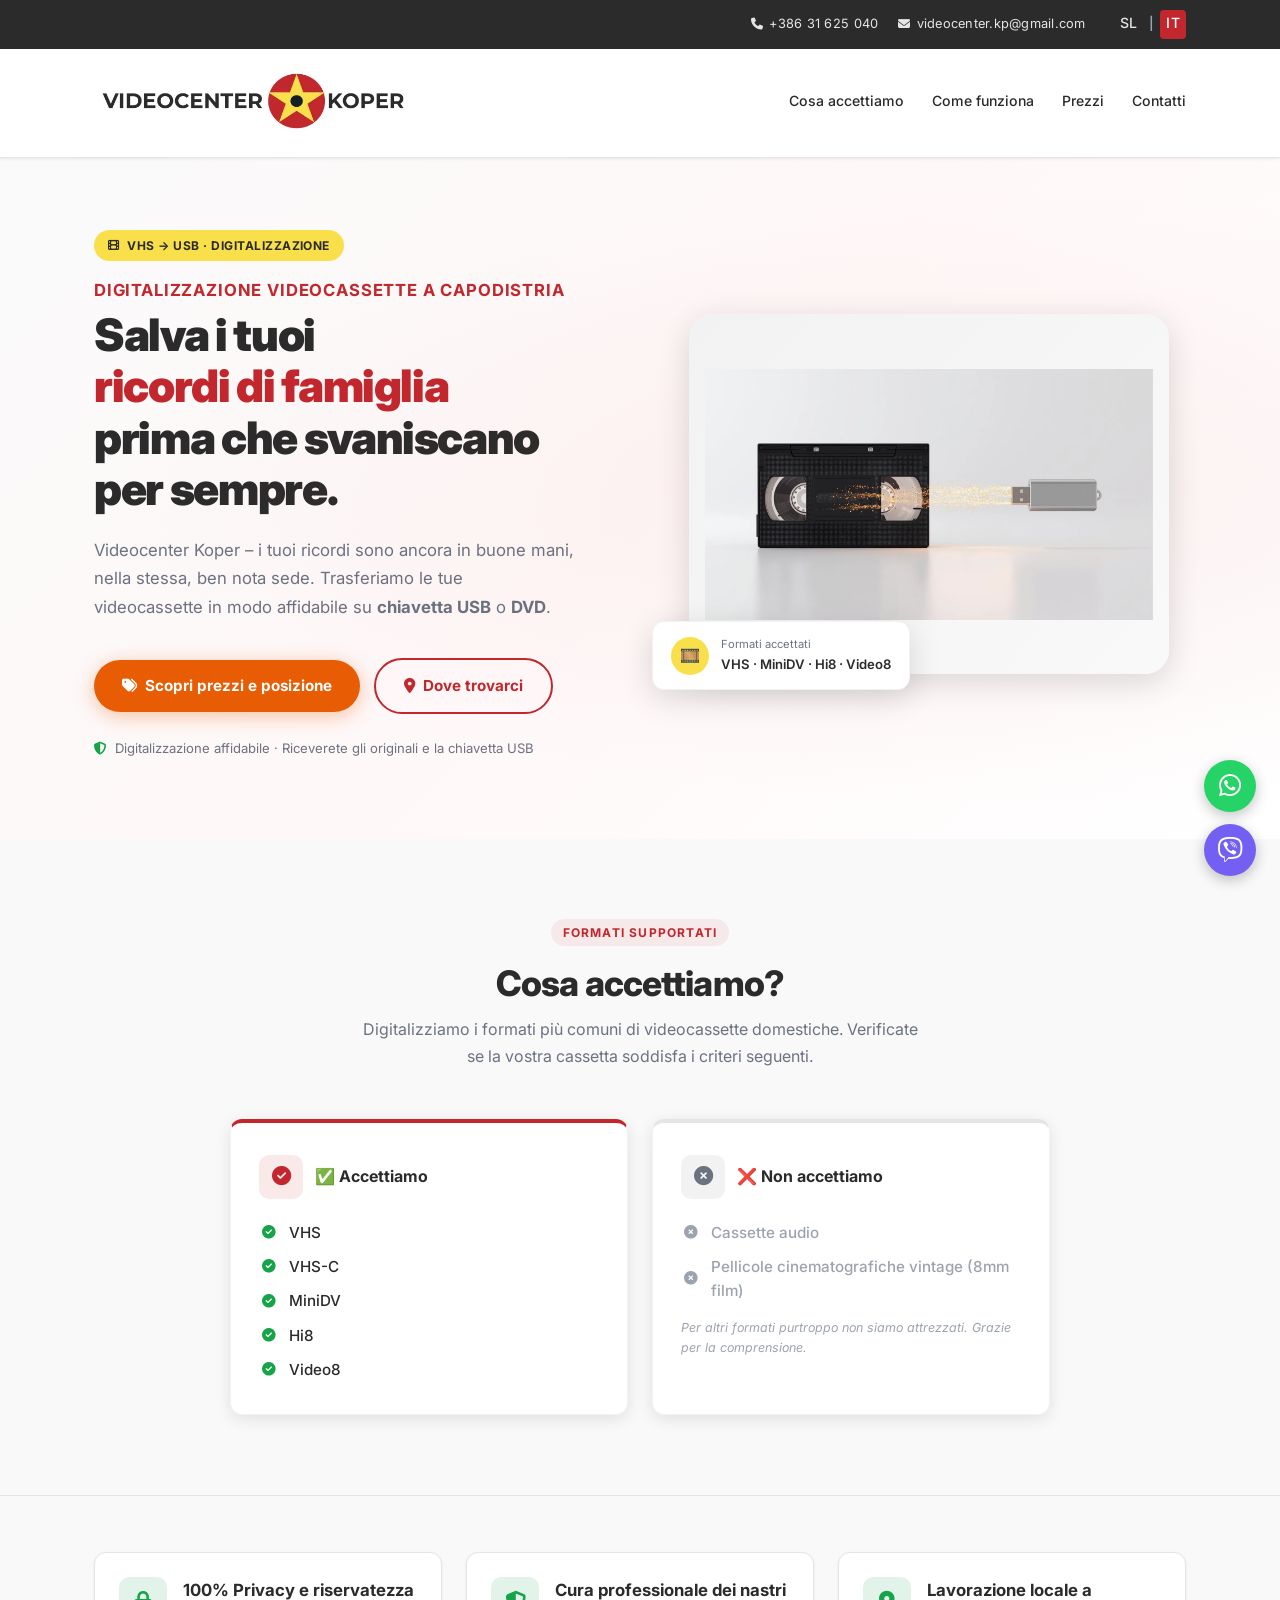
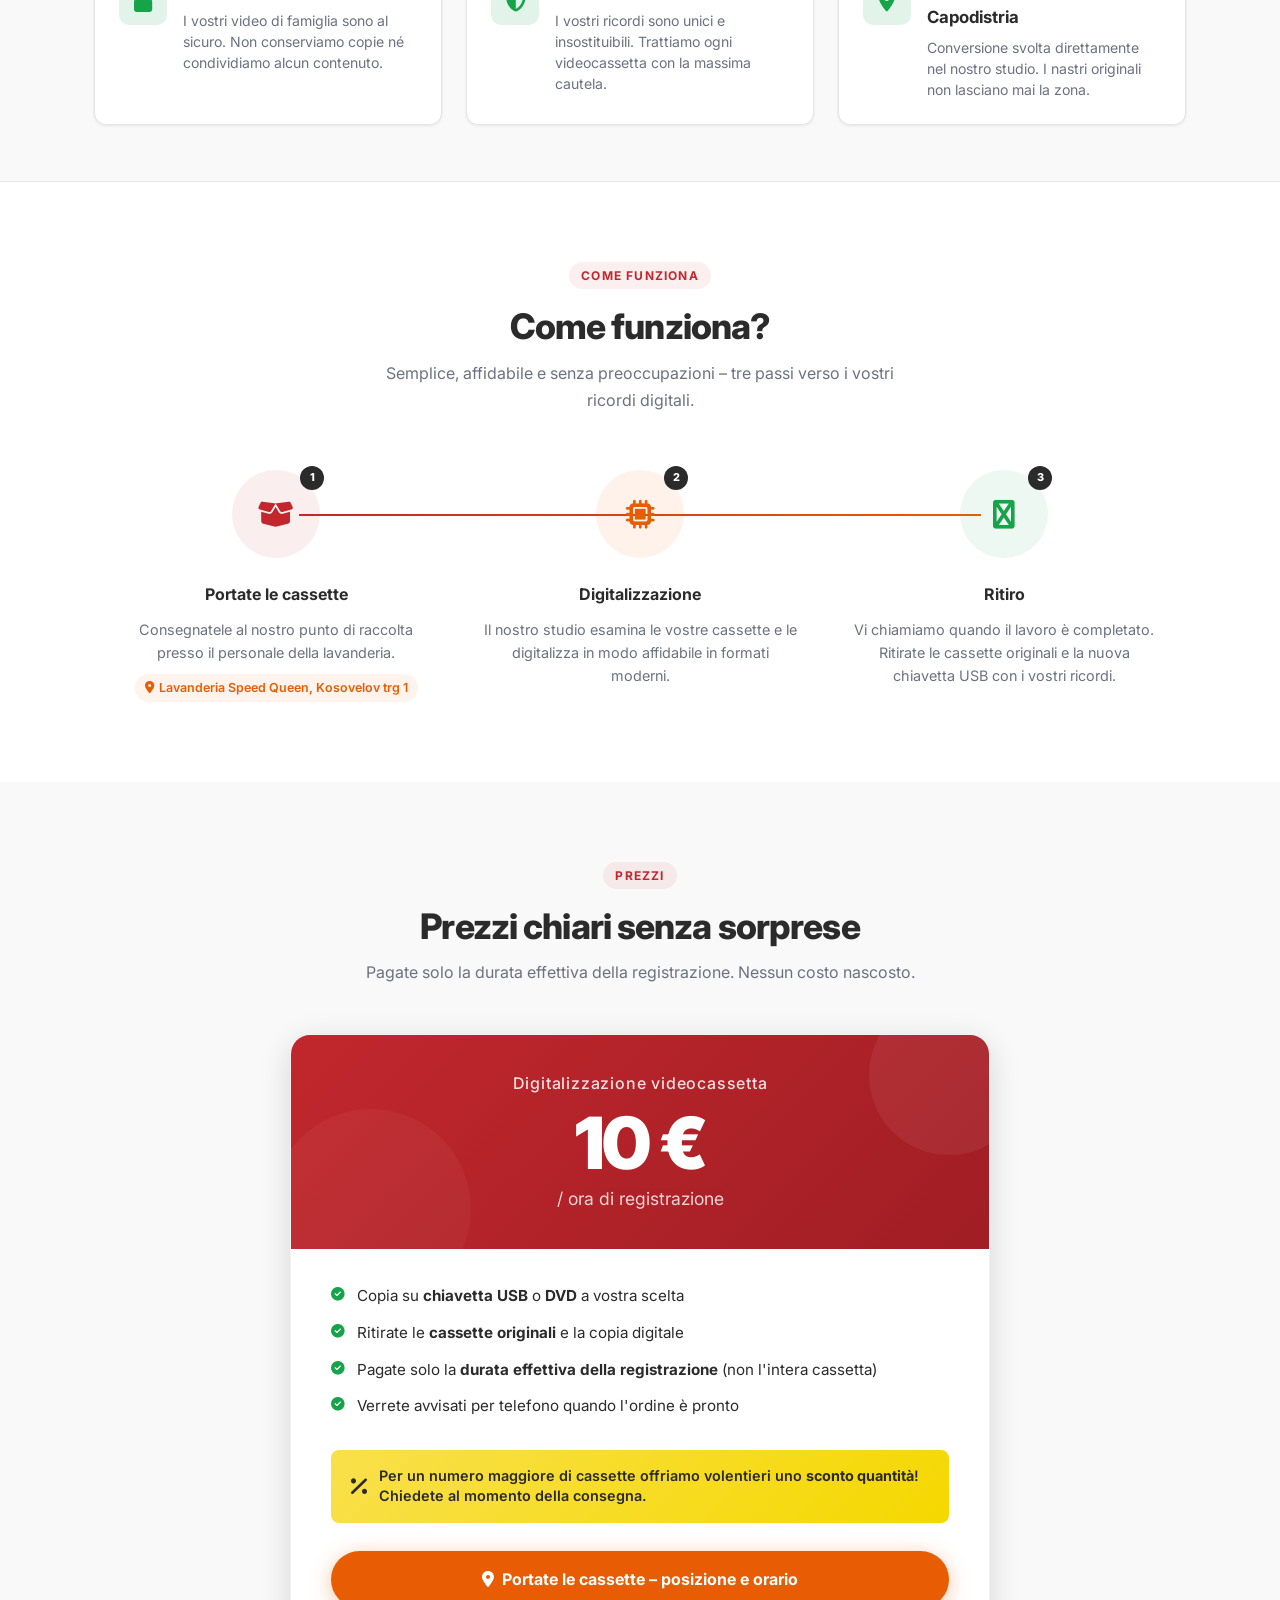
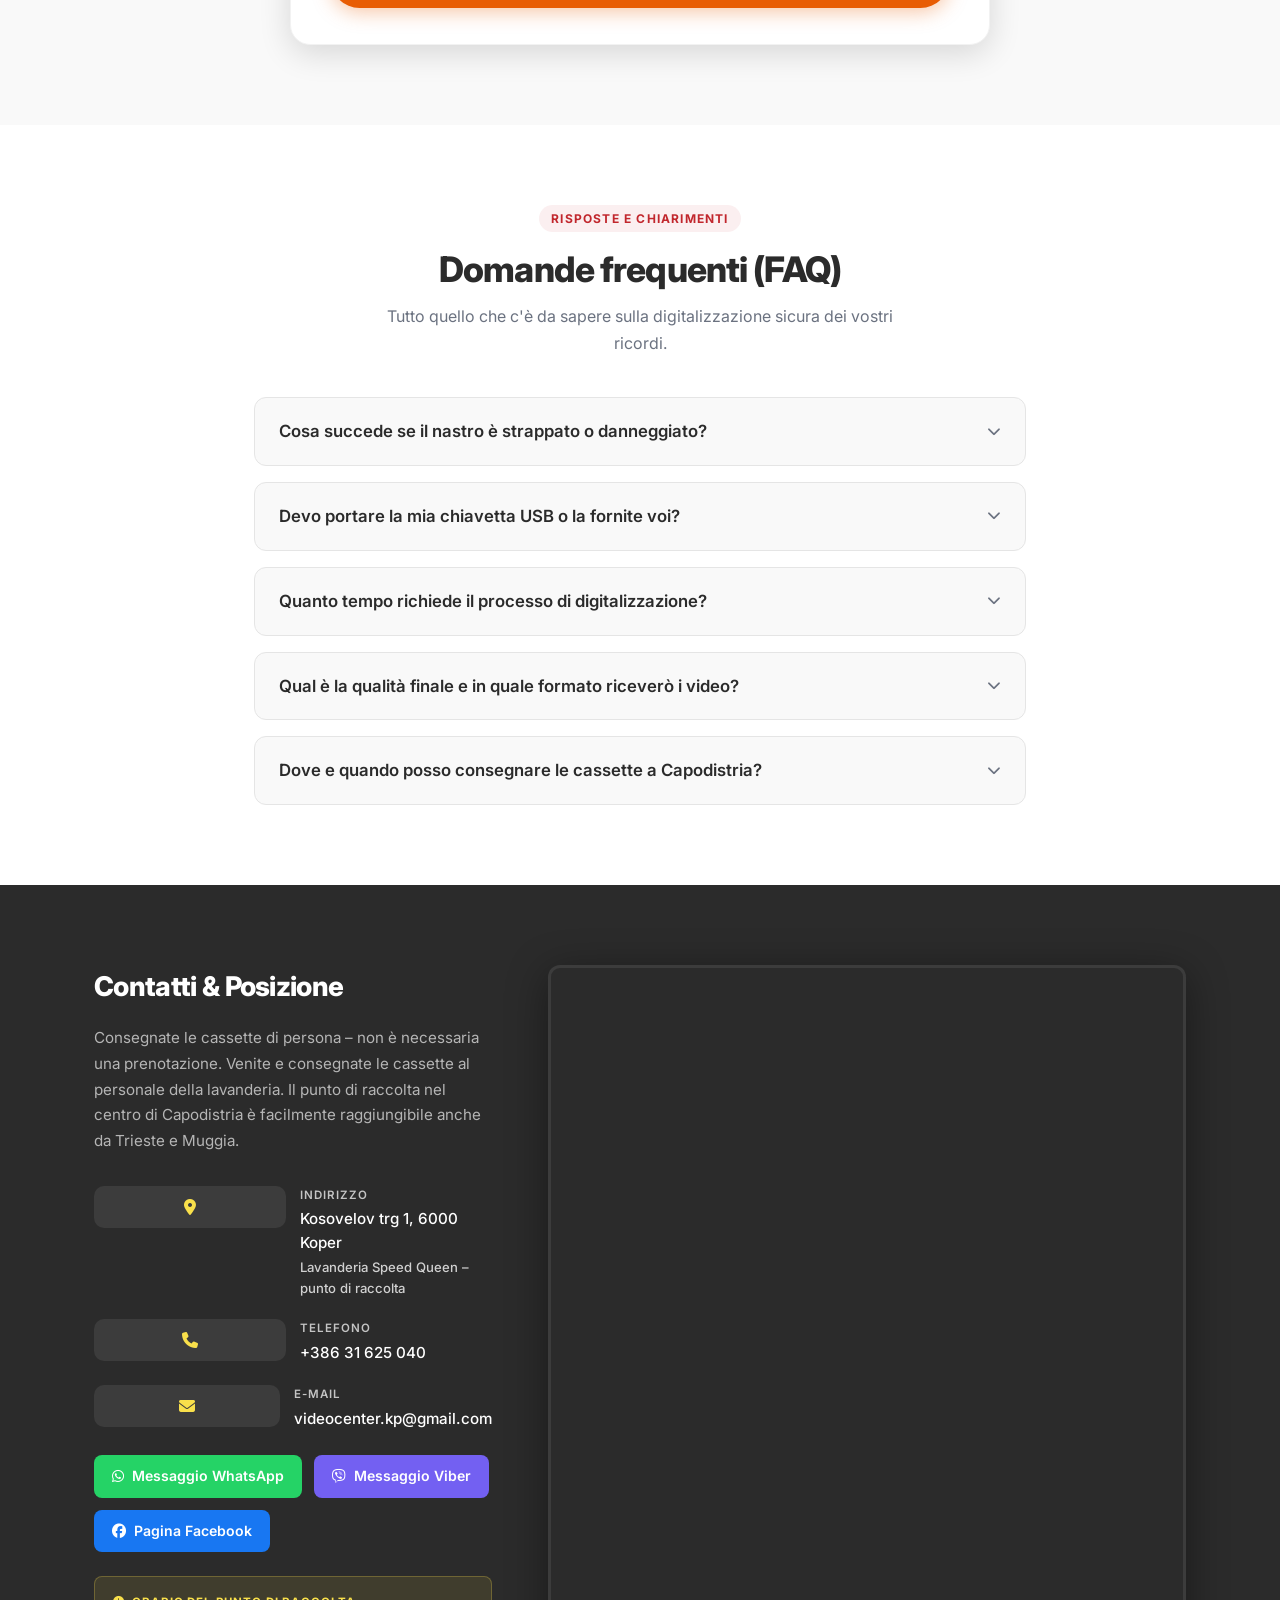
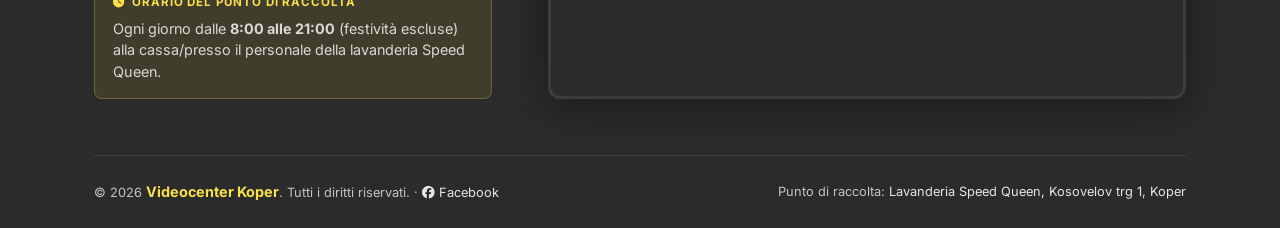
<file: public/it.html>
<!DOCTYPE html>
<html lang="it">

<head>
    <meta charset="UTF-8" />
    <meta name="viewport" content="width=device-width, initial-scale=1.0" />
    <title>Videocenter Koper – Digitalizzazione Videocassette | VHS su USB</title>
    <meta name="description"
        content="Digitalizzazione affidabile di VHS, VHS-C, MiniDV, Hi8 e Video8 su chiavetta USB o DVD a Capodistria. Pagate solo la durata effettiva. Kosovelov trg 1." />

    <meta name="keywords"
        content="digitalizzazione videocassette, riversamento VHS, VHS su USB Capodistria, MiniDV su USB, Hi8 riversamento, Video8 digitale, Videocenter Capodistria, Trieste, Muggia, Litorale" />
    <!-- Canonical & hreflang -->
    <link rel="canonical" href="https://video-center.si/it.html" />
    <link rel="alternate" hreflang="sl" href="https://video-center.si/" />
    <link rel="alternate" hreflang="it" href="https://video-center.si/it.html" />
    <link rel="alternate" hreflang="x-default" href="https://video-center.si/" />

    <!-- Open Graph -->
    <meta property="og:type" content="website" />
    <meta property="og:url" content="https://video-center.si/it.html" />
    <meta property="og:site_name" content="Videocenter Koper" />
    <meta property="og:locale" content="it_IT" />
    <meta property="og:title" content="Videocenter Koper – Digitalizzazione Videocassette | VHS su USB" />
    <meta property="og:description"
        content="Digitalizzazione affidabile di VHS, VHS-C, MiniDV, Hi8 e Video8 su chiavetta USB o DVD a Capodistria. Pagate solo la durata effettiva. Kosovelov trg 1." />
    <meta property="og:image" content="https://video-center.si/og-image.jpg" />
    <meta property="og:image:width" content="1200" />
    <meta property="og:image:height" content="630" />
    <meta property="og:image:alt" content="Videocassetta e chiavetta USB – digitalizzazione videocassette Koper" />

    <!-- Twitter Card -->
    <meta name="twitter:card" content="summary_large_image" />
    <meta name="twitter:title" content="Videocenter Koper – Digitalizzazione Videocassette | VHS su USB" />
    <meta name="twitter:description"
        content="Digitalizzazione affidabile di VHS, VHS-C, MiniDV, Hi8 e Video8 su chiavetta USB o DVD a Capodistria. Pagate solo la durata effettiva." />
    <meta name="twitter:image" content="https://video-center.si/og-image.jpg" />

    <!-- Favicon & App Icons -->
    <link rel="icon" type="image/svg+xml" href="favicon.svg" />
    <link rel="icon" type="image/png" sizes="32x32" href="favicon-32x32.png" />
    <link rel="icon" type="image/png" sizes="16x16" href="favicon-16x16.png" />
    <link rel="apple-touch-icon" sizes="180x180" href="apple-touch-icon.png" />
    <link rel="manifest" href="site.webmanifest" />
    <meta name="theme-color" content="#c1272d" />

    <link rel="preconnect" href="https://fonts.googleapis.com" />
    <link rel="preconnect" href="https://fonts.gstatic.com" crossorigin />
    <link href="https://fonts.googleapis.com/css2?family=Inter:wght@400;600;700;900&display=swap"
        rel="stylesheet" />
    <link rel="stylesheet" href="https://cdnjs.cloudflare.com/ajax/libs/font-awesome/6.5.0/css/all.min.css" media="print" onload="this.media='all'" />
    <noscript><link rel="stylesheet" href="https://cdnjs.cloudflare.com/ajax/libs/font-awesome/6.5.0/css/all.min.css" /></noscript>
    <link rel="stylesheet" href="css/style.css" />
    <!-- Schema.org LocalBusiness & Service Structured Data -->
    <script type="application/ld+json">
    {
      "@context": "https://schema.org",
      "@type": "LocalBusiness",
      "@id": "https://video-center.si/it.html#organization",
      "name": "Videocenter Koper",
      "alternateName": "Videocenter Capodistria",
      "description": "Digitalizzazione affidabile e professionale di videocassette analogiche (VHS, VHS-C, MiniDV, Hi8, Video8) su chiavetta USB o DVD a Capodistria e Trieste.",
      "url": "https://video-center.si/it.html",
      "logo": "https://video-center.si/logo.png",
      "image": "https://video-center.si/og-image.jpg",
      "telephone": "+38631625040",
      "email": "videocenter.kp@gmail.com",
      "priceRange": "€€",
      "paymentAccepted": "Contanti",
      "currenciesAccepted": "EUR",
      "sameAs": [
        "https://www.facebook.com/VideoCenter.Koper"
      ],
      "hasMap": "https://maps.google.com/?q=Kosovelov+trg+1+Koper",
      "address": {
        "@type": "PostalAddress",
        "streetAddress": "Kosovelov trg 1 (Lavanderia Speed Queen)",
        "addressLocality": "Capodistria / Koper",
        "postalCode": "6000",
        "addressCountry": "SI"
      },
      "geo": {
        "@type": "GeoCoordinates",
        "latitude": 45.5483,
        "longitude": 13.7302
      },
      "openingHoursSpecification": [
        {
          "@type": "OpeningHoursSpecification",
          "dayOfWeek": ["Monday", "Tuesday", "Wednesday", "Thursday", "Friday", "Saturday", "Sunday"],
          "opens": "08:00",
          "closes": "21:00"
        }
      ],
      "areaServed": [
        { "@type": "City", "name": "Capodistria" },
        { "@type": "City", "name": "Trieste" },
        { "@type": "City", "name": "Isola" },
        { "@type": "City", "name": "Pirano" },
        { "@type": "City", "name": "Portorose" },
        { "@type": "AdministrativeArea", "name": "Litorale-Carso" }
      ],
      "hasOfferCatalog": {
        "@type": "OfferCatalog",
        "name": "Servizi di digitalizzazione videocassette",
        "itemListElement": [
          {
            "@type": "Offer",
            "itemOffered": {
              "@type": "Service",
              "name": "Digitalizzazione videocassette VHS su USB o DVD",
              "description": "Riversamento di videocassette VHS su chiavetta USB o supporto DVD."
            }
          },
          {
            "@type": "Offer",
            "itemOffered": {
              "@type": "Service",
              "name": "Digitalizzazione cassette VHS-C e MiniDV",
              "description": "Riversamento di cassette per videocamere VHS-C e MiniDV."
            }
          },
          {
            "@type": "Offer",
            "itemOffered": {
              "@type": "Service",
              "name": "Digitalizzazione cassette Hi8 e Video8",
              "description": "Conversione di cassette analogiche da 8mm Video8 e Hi8."
            }
          }
        ]
      }
    }
    </script>
    <!-- Schema.org FAQPage Structured Data -->
    <script type="application/ld+json">
    {
      "@context": "https://schema.org",
      "@type": "FAQPage",
      "mainEntity": [
        {
          "@type": "Question",
          "name": "Cosa succede se il nastro è strappato o danneggiato?",
          "acceptedAnswer": {
            "@type": "Answer",
            "text": "Nessun problema. Prima della lavorazione controlliamo accuratamente ogni videocassetta. Se il nastro è rotto, staccato o l'involucro è bloccato, effettuiamo una riparazione professionale per recuperare integralmente il contenuto."
          }
        },
        {
          "@type": "Question",
          "name": "Devo portare la mia chiavetta USB o la fornite voi?",
          "acceptedAnswer": {
            "@type": "Answer",
            "text": "Entrambe le opzioni sono disponibili. Potete portare la vostra chiavetta USB o hard disk esterno, oppure acquistarne una nuova e affidabile direttamente da noi al momento del ritiro. Su richiesta effettuiamo anche la masterizzazione su DVD."
          }
        },
        {
          "@type": "Question",
          "name": "Quanto tempo richiede il processo di digitalizzazione?",
          "acceptedAnswer": {
            "@type": "Answer",
            "text": "Gli ordini più piccoli (da 1 a 3 cassette) vengono generalmente completati entro 2-4 giorni lavorativi. Per archivi di famiglia più grandi concordiamo i tempi alla consegna. Vi avvisiamo telefonicamente o tramite messaggio appena il lavoro è pronto."
          }
        },
        {
          "@type": "Question",
          "name": "Qual è la qualità finale e in quale formato riceverò i video?",
          "acceptedAnswer": {
            "@type": "Answer",
            "text": "Utilizziamo strumentazione professionale con stabilizzazione del segnale analogico per garantire la massima resa video e audio. I file vengono forniti nel formato standard universale MP4, compatibile con Smart TV, PC, tablet e smartphone."
          }
        },
        {
          "@type": "Question",
          "name": "Dove e quando posso consegnare le cassette a Capodistria?",
          "acceptedAnswer": {
            "@type": "Answer",
            "text": "Il punto di raccolta si trova presso la Lavanderia Speed Queen in Kosovelov trg 1 a Capodistria. È possibile consegnare le cassette tutti i giorni dalle 8:00 alle 21:00 (anche nei fine settimana) direttamente al personale. Non serve appuntamento."
          }
        }
      ]
    }
    </script>
</head>

<body>

    <!-- ============================
       TOP BAR
  ============================= -->
    <div class="top-bar" role="region" aria-label="Contatto rapido">
        <div class="container">
            <a href="tel:+38631625040" id="tb-phone">
                <i class="fa-solid fa-phone"></i> <span class="contact-text">+386 31 625 040</span>
            </a>
            <a href="mailto:videocenter.kp@gmail.com" id="tb-email" aria-label="videocenter.kp@gmail.com">
                <i class="fa-solid fa-envelope"></i> <span class="contact-text">videocenter.kp@gmail.com</span>
            </a>
            <nav class="lang-switcher" aria-label="Selezione lingua">
                <a href="/" aria-label="Slovenščina" id="lang-sl">SL</a>
                <span aria-hidden="true">|</span>
                <a href="it.html" class="active" aria-label="Italiano" id="lang-it">IT</a>
            </nav>
        </div>
    </div>

    <!-- ============================
       HEADER
  ============================= -->
    <header role="banner">
        <div class="container">
            <div class="header-inner">
                <a href="it.html" class="logo-wrap" aria-label="Videocenter Koper – Home">
                    <picture>
                        <source srcset="logo.webp" type="image/webp" />
                        <img src="logo.png" alt="Videocenter Koper" width="200" height="50"
                            onerror="this.style.display='none';this.closest('.logo-wrap').querySelector('.logo-text').style.display='flex'" />
                    </picture>
                    <div class="logo-text" style="display:none">
                        <span class="brand">Videocenter</span>
                        <span class="sub">Koper</span>
                    </div>
                </a>
                <nav aria-label="Navigazione principale">
                    <a href="#formats">Cosa accettiamo</a>
                    <a href="#steps">Come funziona</a>
                    <a href="#pricing">Prezzi</a>
                    <a href="#contact">Contatti</a>
                </nav>
            </div>
        </div>
    </header>

    <main id="main-content">

    <!-- ============================
       HERO
  ============================= -->
    <section class="hero" aria-labelledby="hero-heading">
        <div class="container">
            <div class="hero-inner">
                <!-- Text Side -->
                <div class="hero-content">
                    <div class="hero-badge">
                        <i class="fa-solid fa-film"></i>
                        VHS → USB · Digitalizzazione
                    </div>
                    <h1 id="hero-heading">
                        <span class="hero-kicker">Digitalizzazione videocassette a Capodistria</span>
                        Salva i tuoi<br />
                        <span class="highlight">ricordi di famiglia</span><br />
                        prima che svaniscano per sempre.
                    </h1>
                    <p class="hero-sub">
                        Videocenter Koper – i tuoi ricordi sono ancora in buone mani, nella stessa, ben nota sede.
                        Trasferiamo le tue videocassette in modo affidabile su <strong>chiavetta USB</strong> o
                        <strong>DVD</strong>.
                    </p>
                    <div class="hero-ctas">
                        <a href="#pricing" class="btn btn-primary" id="hero-cta-main">
                            <i class="fa-solid fa-tags"></i>
                            Scopri prezzi e posizione
                        </a>
                        <a href="#contact" class="btn btn-outline" id="hero-cta-contact">
                            <i class="fa-solid fa-location-dot"></i>
                            Dove trovarci
                        </a>
                    </div>
                    <div class="hero-trust">
                        <i class="fa-solid fa-shield-halved"></i>
                        Digitalizzazione affidabile · Riceverete gli originali e la chiavetta USB
                    </div>
                </div>

                <!-- Image Side -->
                <div class="hero-visual">
                    <div class="hero-img-wrap">
                        <picture>
                            <source srcset="vhs_hero.webp" type="image/webp" />
                            <img src="vhs_hero.jpg"
                                alt="Videocassetta trasferita su chiavetta USB – digitalizzazione dei ricordi"
                                id="hero-img" width="1600" height="896" fetchpriority="high" loading="eager" />
                        </picture>
                    </div>
                    <div class="hero-float-card">
                        <div class="icon-circle">🎞️</div>
                        <div>
                            <div class="label">Formati accettati</div>
                            VHS · MiniDV · Hi8 · Video8
                        </div>
                    </div>
                </div>
            </div>
        </div>
    </section>

    <!-- ============================
       COSA ACCETTIAMO
  ============================= -->
    <section class="formats-section" id="formats" aria-labelledby="formats-heading">
        <div class="container">
            <div class="reveal" style="text-align:center;">
                <span class="section-tag">Formati supportati</span>
                <h2 class="section-title" id="formats-heading">Cosa accettiamo?</h2>
                <p class="section-desc" style="margin:0 auto 48px;">Digitalizziamo i formati più comuni di
                    videocassette domestiche. Verificate se la vostra cassetta soddisfa i criteri seguenti.</p>
            </div>
            <div class="formats-grid">
                <!-- Accept -->
                <div class="formats-card accept reveal reveal-delay-1">
                    <div class="formats-card-header">
                        <div class="formats-icon">
                            <i class="fa-solid fa-circle-check"></i>
                        </div>
                        <h3>✅ Accettiamo</h3>
                    </div>
                    <ul class="formats-list yes" role="list">
                        <li><i class="fa-solid fa-check-circle"></i> VHS</li>
                        <li><i class="fa-solid fa-check-circle"></i> VHS-C</li>
                        <li><i class="fa-solid fa-check-circle"></i> MiniDV</li>
                        <li><i class="fa-solid fa-check-circle"></i> Hi8</li>
                        <li><i class="fa-solid fa-check-circle"></i> Video8</li>
                    </ul>
                </div>

                <!-- Reject -->
                <div class="formats-card reject reveal reveal-delay-2">
                    <div class="formats-card-header">
                        <div class="formats-icon">
                            <i class="fa-solid fa-circle-xmark"></i>
                        </div>
                        <h3>❌ Non accettiamo</h3>
                    </div>
                    <ul class="formats-list no" role="list">
                        <li><i class="fa-solid fa-xmark-circle"></i> Cassette audio</li>
                        <li><i class="fa-solid fa-xmark-circle"></i> Pellicole cinematografiche vintage (8mm film)</li>
                    </ul>
                    <p class="formats-note">Per altri formati purtroppo non siamo attrezzati. Grazie per la
                        comprensione.</p>
                </div>
            </div>
        </div>
    </section>

    <!-- ============================
       FIDUCIA E SICUREZZA
  ============================= -->
    <section class="trust-banner-section" aria-label="Fiducia e sicurezza dei tuoi ricordi">
        <div class="container">
            <div class="trust-banner-grid">
                <div class="trust-item reveal">
                    <div class="trust-icon"><i class="fa-solid fa-lock"></i></div>
                    <div class="trust-text">
                        <h4>100% Privacy e riservatezza</h4>
                        <p>I vostri video di famiglia sono al sicuro. Non conserviamo copie né condividiamo alcun contenuto.</p>
                    </div>
                </div>
                <div class="trust-item reveal reveal-delay-1">
                    <div class="trust-icon"><i class="fa-solid fa-shield-halved"></i></div>
                    <div class="trust-text">
                        <h4>Cura professionale dei nastri</h4>
                        <p>I vostri ricordi sono unici e insostituibili. Trattiamo ogni videocassetta con la massima cautela.</p>
                    </div>
                </div>
                <div class="trust-item reveal reveal-delay-2">
                    <div class="trust-icon"><i class="fa-solid fa-location-dot"></i></div>
                    <div class="trust-text">
                        <h4>Lavorazione locale a Capodistria</h4>
                        <p>Conversione svolta direttamente nel nostro studio. I nastri originali non lasciano mai la zona.</p>
                    </div>
                </div>
            </div>
        </div>
    </section>

    <!-- ============================
       COME FUNZIONA
  ============================= -->
    <section class="steps-section" id="steps" aria-labelledby="steps-heading">
        <div class="container">
            <div class="steps-header reveal">
                <span class="section-tag">Come funziona</span>
                <h2 class="section-title" id="steps-heading">Come funziona?</h2>
                <p class="section-desc">Semplice, affidabile e senza preoccupazioni – tre passi verso i vostri ricordi
                    digitali.</p>
            </div>
            <div class="steps-grid">
                <!-- Step 1 -->
                <div class="step-card reveal reveal-delay-1">
                    <div class="step-number-wrap">
                        <div class="step-icon">
                            <i class="fa-solid fa-box-open"></i>
                        </div>
                        <span class="step-number">1</span>
                    </div>
                    <div>
                        <h3>Portate le cassette</h3>
                        <p>Consegnatele al nostro punto di raccolta presso il personale della lavanderia.</p>
                        <span class="step-location">
                            <i class="fa-solid fa-location-dot"></i>
                            Lavanderia Speed Queen, Kosovelov trg 1
                        </span>
                    </div>
                </div>

                <!-- Step 2 -->
                <div class="step-card reveal reveal-delay-2">
                    <div class="step-number-wrap">
                        <div class="step-icon">
                            <i class="fa-solid fa-microchip"></i>
                        </div>
                        <span class="step-number">2</span>
                    </div>
                    <div>
                        <h3>Digitalizzazione</h3>
                        <p>Il nostro studio esamina le vostre cassette e le digitalizza in modo affidabile in formati
                            moderni.</p>
                    </div>
                </div>

                <!-- Step 3 -->
                <div class="step-card reveal reveal-delay-3">
                    <div class="step-number-wrap">
                        <div class="step-icon">
                            <i class="fa-solid fa-usb"></i>
                        </div>
                        <span class="step-number">3</span>
                    </div>
                    <div>
                        <h3>Ritiro</h3>
                        <p>Vi chiamiamo quando il lavoro è completato. Ritirate le cassette originali e la nuova
                            chiavetta USB con i vostri ricordi.</p>
                    </div>
                </div>
            </div>
        </div>
    </section>

    <!-- ============================
       PREZZI
  ============================= -->
    <section class="pricing-section" id="pricing" aria-labelledby="pricing-heading">
        <div class="container">
            <div class="reveal" style="text-align:center;">
                <span class="section-tag">Prezzi</span>
                <h2 class="section-title" id="pricing-heading">Prezzi chiari senza sorprese</h2>
                <p class="section-desc" style="margin:0 auto 48px;">Pagate solo la durata effettiva della
                    registrazione. Nessun costo nascosto.</p>
            </div>
            <div class="pricing-inner">
                <div class="pricing-card reveal">
                    <div class="pricing-card-header">
                        <h3>Digitalizzazione videocassetta</h3>
                        <div class="price-amount">10 €</div>
                        <div class="price-unit">/ ora di registrazione</div>
                    </div>
                    <div class="pricing-card-body">
                        <ul class="pricing-features">
                            <li>
                                <i class="fa-solid fa-circle-check"></i>
                                <span>Copia su <strong>chiavetta USB</strong> o <strong>DVD</strong> a vostra
                                    scelta</span>
                            </li>
                            <li>
                                <i class="fa-solid fa-circle-check"></i>
                                <span>Ritirate le <strong>cassette originali</strong> e la copia digitale</span>
                            </li>
                            <li>
                                <i class="fa-solid fa-circle-check"></i>
                                <span>Pagate solo la <strong>durata effettiva della registrazione</strong> (non
                                    l'intera cassetta)</span>
                            </li>
                            <li>
                                <i class="fa-solid fa-circle-check"></i>
                                <span>Verrete avvisati per telefono quando l'ordine è pronto</span>
                            </li>
                        </ul>
                        <div class="discount-badge">
                            <i class="fa-solid fa-percent"></i>
                            <p>Per un numero maggiore di cassette offriamo volentieri uno <strong>sconto
                                    quantità</strong>! Chiedete al momento della consegna.</p>
                        </div>
                        <a href="#contact" class="btn btn-primary pricing-cta" id="pricing-cta">
                            <i class="fa-solid fa-location-dot"></i>
                            Portate le cassette – posizione e orario
                        </a>
                    </div>
                </div>
            </div>
        </div>
    </section>

    <!-- ============================
       DOMANDE FREQUENTI (FAQ)
  ============================= -->
    <section class="faq-section" id="faq" aria-labelledby="faq-heading">
        <div class="container faq-container">
            <div class="reveal" style="text-align:center;">
                <span class="section-tag">Risposte e chiarimenti</span>
                <h2 class="section-title" id="faq-heading">Domande frequenti (FAQ)</h2>
                <p class="section-desc" style="margin: 0 auto 36px;">Tutto quello che c'è da sapere sulla digitalizzazione sicura dei vostri ricordi.</p>
            </div>
            <div class="faq-list">
                <details class="faq-item reveal">
                    <summary class="faq-question">
                        <span>Cosa succede se il nastro è strappato o danneggiato?</span>
                        <i class="fa-solid fa-chevron-down faq-chevron"></i>
                    </summary>
                    <div class="faq-answer">
                        <p>Nessun problema. Prima della lavorazione controlliamo accuratamente ogni videocassetta. Se il nastro è rotto, staccato o l'involucro è bloccato, effettuiamo una riparazione professionale per recuperare integralmente il contenuto.</p>
                    </div>
                </details>

                <details class="faq-item reveal reveal-delay-1">
                    <summary class="faq-question">
                        <span>Devo portare la mia chiavetta USB o la fornite voi?</span>
                        <i class="fa-solid fa-chevron-down faq-chevron"></i>
                    </summary>
                    <div class="faq-answer">
                        <p>Entrambe le opzioni sono disponibili. Potete portare la vostra chiavetta USB o hard disk esterno, oppure acquistarne una nuova e affidabile direttamente da noi al momento del ritiro. Su richiesta effettuiamo anche la masterizzazione su DVD.</p>
                    </div>
                </details>

                <details class="faq-item reveal reveal-delay-2">
                    <summary class="faq-question">
                        <span>Quanto tempo richiede il processo di digitalizzazione?</span>
                        <i class="fa-solid fa-chevron-down faq-chevron"></i>
                    </summary>
                    <div class="faq-answer">
                        <p>Gli ordini più piccoli (da 1 a 3 cassette) vengono generalmente completati entro 2-4 giorni lavorativi. Per archivi di famiglia più grandi concordiamo i tempi alla consegna. Vi avvisiamo telefonicamente o tramite messaggio appena il lavoro è pronto.</p>
                    </div>
                </details>

                <details class="faq-item reveal">
                    <summary class="faq-question">
                        <span>Qual è la qualità finale e in quale formato riceverò i video?</span>
                        <i class="fa-solid fa-chevron-down faq-chevron"></i>
                    </summary>
                    <div class="faq-answer">
                        <p>Utilizziamo strumentazione professionale con stabilizzazione del segnale analogico per garantire la massima resa video e audio. I file vengono forniti nel formato standard universale MP4, compatibile con Smart TV, PC, tablet e smartphone.</p>
                    </div>
                </details>

                <details class="faq-item reveal reveal-delay-1">
                    <summary class="faq-question">
                        <span>Dove e quando posso consegnare le cassette a Capodistria?</span>
                        <i class="fa-solid fa-chevron-down faq-chevron"></i>
                    </summary>
                    <div class="faq-answer">
                        <p>Il punto di raccolta si trova presso la <strong>Lavanderia Speed Queen in Kosovelov trg 1 a Capodistria</strong>. È possibile consegnare le cassette tutti i giorni dalle <strong>8:00 alle 21:00</strong> (anche nei fine settimana) direttamente al personale. Non serve appuntamento.</p>
                    </div>
                </details>
            </div>
        </div>
    </section>

    </main>

    <!-- ============================
       FOOTER / CONTATTI
  ============================= -->
    <footer class="contact-section" id="contact" aria-labelledby="contact-heading">
        <div class="container">
            <div class="contact-grid">
                <!-- Info -->
                <div class="contact-info reveal">
                    <h2 id="contact-heading">Contatti &amp; Posizione</h2>
                    <p class="intro">
                        Consegnate le cassette di persona – non è necessaria una prenotazione. Venite e consegnate
                        le cassette al personale della lavanderia. Il punto di raccolta nel centro di Capodistria è
                        facilmente raggiungibile anche da Trieste e Muggia.
                    </p>

                    <div class="contact-detail">
                        <div class="contact-detail-icon"><i class="fa-solid fa-location-dot"></i></div>
                        <div>
                            <div class="label">Indirizzo</div>
                            <div class="value">Kosovelov trg 1, 6000 Koper</div>
                            <div class="value" style="font-size:0.82rem; color:rgba(255,255,255,0.78); margin-top:2px;">
                                Lavanderia Speed Queen – punto di raccolta</div>
                        </div>
                    </div>

                    <div class="contact-detail">
                        <div class="contact-detail-icon"><i class="fa-solid fa-phone"></i></div>
                        <div>
                            <div class="label">Telefono</div>
                            <a href="tel:+38631625040" id="ft-phone" class="value" itemprop="telephone">+386 31 625 040</a>
                        </div>
                    </div>

                    <div class="contact-detail">
                        <div class="contact-detail-icon"><i class="fa-solid fa-envelope"></i></div>
                        <div>
                            <div class="label">E-mail</div>
                            <a href="mailto:videocenter.kp@gmail.com" id="ft-email" class="value" itemprop="email">videocenter.kp@gmail.com</a>
                        </div>
                    </div>

                    <div class="chat-actions">
                        <a href="https://wa.me/38631625040?text=Buongiorno%2C%20vorrei%20informazioni%20sulla%20digitalizzazione%20delle%20videocassette."
                            class="btn-chat btn-whatsapp" target="_blank" rel="noopener" aria-label="Scrivici su WhatsApp">
                            <i class="fa-brands fa-whatsapp"></i> Messaggio WhatsApp
                        </a>
                        <a href="viber://chat?number=%2B38631625040"
                            class="btn-chat btn-viber" aria-label="Scrivici su Viber">
                            <i class="fa-brands fa-viber"></i> Messaggio Viber
                        </a>
                        <a href="https://www.facebook.com/VideoCenter.Koper"
                            class="btn-chat btn-facebook" target="_blank" rel="noopener" aria-label="Pagina Facebook Videocenter Koper">
                            <i class="fa-brands fa-facebook"></i> Pagina Facebook
                        </a>
                    </div>

                    <div class="hours-box">
                        <div class="hours-title"><i class="fa-solid fa-clock"></i> Orario del punto di raccolta</div>
                        <p>Ogni giorno dalle <strong>8:00 alle 21:00</strong> (festività escluse)<br />
                            alla cassa/presso il personale della lavanderia Speed Queen.</p>
                    </div>
                </div>

                <!-- Map -->
                <div class="map-wrap reveal reveal-delay-1">
                    <iframe title="Posizione Speed Queen Koper – Kosovelov trg 1"
                        src="https://maps.google.com/maps?q=Speed%20Queen%20Koper,%20Kosovelov%20trg%201&t=&z=16&ie=UTF8&iwloc=&output=embed"
                        allowfullscreen="" loading="lazy" referrerpolicy="no-referrer-when-downgrade">
                    </iframe>
                </div>
            </div>

            <!-- Footer Bottom -->
            <div class="footer-bottom">
                <p>&copy; 2026 <span class="footer-brand">Videocenter Koper</span>. Tutti i diritti riservati. · <a href="https://www.facebook.com/VideoCenter.Koper" target="_blank" rel="noopener" aria-label="Pagina Facebook Videocenter Koper"><i class="fa-brands fa-facebook"></i> Facebook</a></p>
                <p>Punto di raccolta: <a href="https://maps.google.com/?q=Kosovelov+trg+1+Koper" target="_blank"
                        rel="noopener">Lavanderia Speed Queen, Kosovelov trg 1, Koper</a></p>
            </div>
        </div>
    </footer>

    <!-- ============================
       SCRIPTS
  ============================= -->
    <script>
        document.addEventListener('DOMContentLoaded', function () {

            /* ------------------------------------------
               CONTACT INFO (ensure tel and mailto links)
            ------------------------------------------ */
            var p1 = '+386 31'; var p2 = ' 625'; var p3 = ' 040';
            var phone = p1 + p2 + p3;
            var phoneTel = phone.replace(/\s/g, '');

            var e1 = 'videocenter.kp'; var e2 = 'gmail'; var e3 = '.com';
            var email = e1 + '@' + e2 + e3;

            /* Top bar */
            var tbPhone = document.getElementById('tb-phone');
            if (tbPhone) {
                tbPhone.href = 'tel:' + phoneTel;
            }
            var tbEmail = document.getElementById('tb-email');
            if (tbEmail) {
                tbEmail.href = 'mailto:' + email;
            }

            /* Footer */
            var ftPhone = document.getElementById('ft-phone');
            if (ftPhone) {
                ftPhone.href = 'tel:' + phoneTel;
                ftPhone.textContent = phone;
            }
            var ftEmail = document.getElementById('ft-email');
            if (ftEmail) {
                ftEmail.href = 'mailto:' + email;
                ftEmail.textContent = email;
            }

            /* ------------------------------------------
               SCROLL REVEAL
            ------------------------------------------ */
            var observer = new IntersectionObserver(
                function (entries) {
                    entries.forEach(function (entry) {
                        if (entry.isIntersecting) {
                            entry.target.classList.add('visible');
                            observer.unobserve(entry.target);
                        }
                    });
                },
                { threshold: 0.12 }
            );
            document.querySelectorAll('.reveal').forEach(function (el) {
                observer.observe(el);
            });

        });
    </script>
    <!-- ============================
       FLOATING QUICK-CHAT WIDGET
  ============================= -->
    <div class="floating-chat-container" role="region" aria-label="Contatto rapido">
        <a href="https://wa.me/38631625040?text=Buongiorno%2C%20vorrei%20informazioni%20sulla%20digitalizzazione%20delle%20videocassette."
            class="floating-chat-btn whatsapp-float" target="_blank" rel="noopener" aria-label="Scrivici su WhatsApp">
            <i class="fa-brands fa-whatsapp"></i>
            <span class="chat-tooltip">WhatsApp</span>
        </a>
        <a href="viber://chat?number=%2B38631625040"
            class="floating-chat-btn viber-float" aria-label="Scrivici su Viber">
            <i class="fa-brands fa-viber"></i>
            <span class="chat-tooltip">Viber</span>
        </a>
    </div>

</body>

</html>
</file>
<file: public/css/style.css>
/* =========================================
       DESIGN TOKENS
    ========================================= */
        :root {
            --white: #FFFFFF;
            --charcoal: #2B2B2B;
            --red: #C1272D;
            --red-dark: #9e1f24;
            --yellow: #F9E04B;
            --orange: #E85D04;
            --orange-dark: #bf4d03;
            --gray-50: #F9F9F9;
            --gray-100: #F2F2F2;
            --gray-200: #E5E5E5;
            --gray-400: #9CA3AF;
            --gray-600: #6B7280;
            --green: #16A34A;
            --shadow-sm: 0 1px 3px rgba(0, 0, 0, .08);
            --shadow-md: 0 4px 16px rgba(0, 0, 0, .10);
            --shadow-lg: 0 8px 32px rgba(0, 0, 0, .14);
            --radius: 12px;
            --radius-sm: 8px;
            --transition: 0.25s ease;
        }

        /* =========================================
       RESET & BASE
    ========================================= */
        *,
        *::before,
        *::after {
            box-sizing: border-box;
            margin: 0;
            padding: 0;
        }

        html {
            scroll-behavior: smooth;
        }

        body {
            font-family: 'Inter', system-ui, -apple-system, sans-serif;
            color: var(--charcoal);
            background: var(--white);
            line-height: 1.6;
            -webkit-font-smoothing: antialiased;
        }

        img {
            max-width: 100%;
            display: block;
        }

        a {
            text-decoration: none;
            color: inherit;
        }

        .container {
            width: 100%;
            max-width: 1140px;
            margin: 0 auto;
            padding: 0 24px;
        }

        /* =========================================
       TOP BAR
    ========================================= */
        .top-bar {
            background: var(--charcoal);
            color: var(--white);
            padding: 10px 0;
            font-size: 0.8rem;
            letter-spacing: 0.02em;
        }

        .top-bar .container {
            display: flex;
            align-items: center;
            justify-content: flex-end;
            gap: 20px;
            flex-wrap: wrap;
        }

        .top-bar a {
            color: var(--gray-200);
            display: flex;
            align-items: center;
            gap: 6px;
            transition: color var(--transition);
        }

        .top-bar a:hover {
            color: var(--yellow);
        }

        .top-bar i {
            font-size: 0.75rem;
        }

        .lang-switcher {
            display: flex;
            align-items: center;
            gap: 6px;
            font-weight: 600;
            margin-left: 8px;
        }

        .lang-switcher span {
            color: var(--gray-400);
        }

        .lang-switcher a {
            color: var(--gray-200);
            padding: 2px 6px;
            border-radius: 4px;
            transition: background var(--transition), color var(--transition);
        }

        .lang-switcher a.active,
        .lang-switcher a:hover {
            background: var(--red);
            color: var(--white);
        }

        /* =========================================
       HEADER / NAV
    ========================================= */
        header {
            background: var(--white);
            border-bottom: 1px solid var(--gray-200);
            position: sticky;
            top: 0;
            z-index: 100;
            box-shadow: var(--shadow-sm);
        }

        .header-inner {
            display: flex;
            align-items: center;
            justify-content: space-between;
            padding: 14px 0;
            gap: 16px;
        }

        .logo-wrap {
            display: flex;
            align-items: center;
            gap: 12px;
        }

        .logo-wrap img {
            height: 80px;
            width: auto;
        }

        /* Fallback logo text if image missing */
        .logo-text {
            display: flex;
            flex-direction: column;
            line-height: 1.15;
        }

        .logo-text .brand {
            font-size: 1.25rem;
            font-weight: 800;
            color: var(--red);
            letter-spacing: -0.02em;
        }

        .logo-text .sub {
            font-size: 0.7rem;
            font-weight: 500;
            color: var(--gray-600);
            letter-spacing: 0.08em;
            text-transform: uppercase;
        }

        nav {
            display: flex;
            align-items: center;
            gap: 28px;
        }

        nav a {
            font-size: 0.88rem;
            font-weight: 500;
            color: var(--charcoal);
            padding: 4px 0;
            border-bottom: 2px solid transparent;
            transition: color var(--transition), border-color var(--transition);
        }

        nav a:hover {
            color: var(--red);
            border-bottom-color: var(--red);
        }

        /* =========================================
       HERO
    ========================================= */
        .hero {
            background: linear-gradient(135deg, #fafafa 0%, #fff8f8 50%, #fff 100%);
            padding: 72px 0 80px;
            overflow: hidden;
            position: relative;
        }

        .hero::before {
            content: '';
            position: absolute;
            inset: 0;
            background: radial-gradient(ellipse at 80% 50%, rgba(193, 39, 45, 0.05) 0%, transparent 65%);
            pointer-events: none;
        }

        .hero-inner {
            display: grid;
            grid-template-columns: 1fr 1fr;
            gap: 64px;
            align-items: center;
        }

        .hero-badge {
            display: inline-flex;
            align-items: center;
            gap: 8px;
            background: var(--yellow);
            color: var(--charcoal);
            font-size: 0.75rem;
            font-weight: 700;
            padding: 6px 14px;
            border-radius: 100px;
            margin-bottom: 20px;
            letter-spacing: 0.04em;
            text-transform: uppercase;
        }

        .hero-badge i {
            font-size: 0.7rem;
        }

        .hero h1 {
            font-size: clamp(1.9rem, 3.5vw, 2.9rem);
            font-weight: 900;
            line-height: 1.15;
            letter-spacing: -0.03em;
            color: var(--charcoal);
            margin-bottom: 20px;
        }

        .hero-kicker {
            display: block;
            font-size: clamp(0.85rem, 1.3vw, 1.05rem);
            font-weight: 700;
            letter-spacing: 0.05em;
            text-transform: uppercase;
            color: var(--red);
            margin-bottom: 10px;
        }

        .hero h1 span.highlight,
        .hero h1 span:not(.hero-kicker) {
            color: var(--red);
        }

        .hero-sub {
            font-size: 1.05rem;
            color: var(--gray-600);
            line-height: 1.7;
            margin-bottom: 36px;
            max-width: 480px;
        }

        .hero-ctas {
            display: flex;
            align-items: center;
            flex-wrap: wrap;
            gap: 14px;
        }

        .btn {
            display: inline-flex;
            align-items: center;
            gap: 8px;
            font-family: inherit;
            font-weight: 700;
            font-size: 0.95rem;
            padding: 14px 28px;
            border-radius: 100px;
            border: none;
            cursor: pointer;
            transition: transform var(--transition), box-shadow var(--transition), background var(--transition);
        }

        .btn:hover {
            transform: translateY(-2px);
        }

        .btn-primary {
            background: var(--orange);
            color: var(--white);
            box-shadow: 0 4px 20px rgba(232, 93, 4, 0.35);
        }

        .btn-primary:hover {
            background: var(--orange-dark);
            box-shadow: 0 6px 28px rgba(232, 93, 4, 0.45);
        }

        .btn-outline {
            background: transparent;
            color: var(--red);
            border: 2px solid var(--red);
        }

        .btn-outline:hover {
            background: var(--red);
            color: var(--white);
        }

        .hero-trust {
            display: flex;
            align-items: center;
            gap: 8px;
            margin-top: 24px;
            font-size: 0.82rem;
            color: var(--gray-600);
        }

        .hero-trust i {
            color: var(--green);
        }

        /* Hero Image Side */
        .hero-visual {
            position: relative;
            display: flex;
            align-items: center;
            justify-content: center;
        }

        .hero-img-wrap {
            position: relative;
            width: 100%;
            max-width: 480px;
            aspect-ratio: 4/3;
            background: linear-gradient(135deg, var(--gray-100) 0%, var(--gray-50) 100%);
            border-radius: 24px;
            overflow: hidden;
            box-shadow: var(--shadow-lg);
            display: flex;
            align-items: center;
            justify-content: center;
        }

        .hero-img-wrap img {
            width: 100%;
            height: 100%;
            object-fit: contain;
            padding: 16px;
        }

        .hero-float-card {
            position: absolute;
            bottom: -16px;
            left: -20px;
            background: var(--white);
            border-radius: var(--radius);
            padding: 14px 18px;
            box-shadow: var(--shadow-lg);
            display: flex;
            align-items: center;
            gap: 12px;
            font-size: 0.82rem;
            font-weight: 600;
            color: var(--charcoal);
            border: 1px solid var(--gray-100);
        }

        .hero-float-card .icon-circle {
            width: 38px;
            height: 38px;
            border-radius: 50%;
            background: var(--yellow);
            display: flex;
            align-items: center;
            justify-content: center;
            font-size: 1rem;
            flex-shrink: 0;
        }

        .hero-float-card .label {
            font-size: 0.7rem;
            color: var(--gray-600);
            font-weight: 400;
        }

        /* =========================================
       SECTION COMMONS
    ========================================= */
        section {
            padding: 80px 0;
        }

        .section-tag {
            display: inline-block;
            font-size: 0.75rem;
            font-weight: 700;
            letter-spacing: 0.1em;
            text-transform: uppercase;
            color: var(--red);
            background: rgba(193, 39, 45, 0.07);
            padding: 4px 12px;
            border-radius: 100px;
            margin-bottom: 16px;
        }

        .section-title {
            font-size: clamp(1.6rem, 2.8vw, 2.2rem);
            font-weight: 800;
            letter-spacing: -0.025em;
            line-height: 1.2;
            color: var(--charcoal);
            margin-bottom: 12px;
        }

        .section-desc {
            font-size: 1rem;
            color: var(--gray-600);
            max-width: 560px;
            line-height: 1.7;
            margin-bottom: 48px;
        }

        /* =========================================
       FORMATS SECTION
    ========================================= */
        .formats-section {
            background: var(--gray-50);
        }

        .formats-grid {
            display: grid;
            grid-template-columns: 1fr 1fr;
            gap: 24px;
            max-width: 820px;
            margin: 0 auto;
        }

        .formats-card {
            background: var(--white);
            border-radius: var(--radius);
            padding: 32px 28px;
            box-shadow: var(--shadow-md);
            border: 1px solid var(--gray-100);
            transition: transform var(--transition), box-shadow var(--transition);
        }

        .formats-card:hover {
            transform: translateY(-4px);
            box-shadow: var(--shadow-lg);
        }

        .formats-card.accept {
            border-top: 4px solid var(--red);
        }

        .formats-card.reject {
            border-top: 4px solid var(--gray-200);
        }

        .formats-card-header {
            display: flex;
            align-items: center;
            gap: 12px;
            margin-bottom: 22px;
        }

        .formats-icon {
            width: 44px;
            height: 44px;
            border-radius: 10px;
            display: flex;
            align-items: center;
            justify-content: center;
            font-size: 1.2rem;
        }

        .accept .formats-icon {
            background: rgba(193, 39, 45, 0.1);
            color: var(--red);
        }

        .reject .formats-icon {
            background: var(--gray-100);
            color: var(--gray-600);
        }

        .formats-card-header h3 {
            font-size: 1rem;
            font-weight: 700;
        }

        .formats-list {
            list-style: none;
            display: flex;
            flex-direction: column;
            gap: 10px;
        }

        .formats-list li {
            display: flex;
            align-items: center;
            gap: 10px;
            font-size: 0.95rem;
            font-weight: 500;
        }

        .formats-list li i {
            font-size: 0.85rem;
            width: 20px;
            text-align: center;
            flex-shrink: 0;
        }

        .formats-list.yes li i {
            color: var(--green);
        }

        .formats-list.no li i {
            color: var(--gray-400);
        }

        .formats-list.no li {
            color: var(--gray-400);
        }

        .formats-note {
            margin-top: 14px;
            font-size: 0.78rem;
            color: var(--gray-400);
            font-style: italic;
        }

        /* =========================================
       HOW IT WORKS (STEPS)
    ========================================= */
        .steps-section {
            background: var(--white);
        }

        .steps-header {
            text-align: center;
        }

        .steps-header .section-desc {
            margin: 0 auto 56px;
        }

        .steps-grid {
            display: grid;
            grid-template-columns: repeat(3, 1fr);
            gap: 0;
            position: relative;
        }

        .steps-grid::before {
            content: '';
            position: absolute;
            top: 44px;
            left: calc(16.6% + 24px);
            right: calc(16.6% + 24px);
            height: 2px;
            background: linear-gradient(90deg, var(--red), var(--orange));
            z-index: 0;
        }

        .step-card {
            display: flex;
            flex-direction: column;
            align-items: center;
            text-align: center;
            padding: 0 24px;
            position: relative;
            z-index: 1;
        }

        .step-number-wrap {
            position: relative;
            margin-bottom: 24px;
        }

        .step-icon {
            width: 88px;
            height: 88px;
            border-radius: 50%;
            display: flex;
            align-items: center;
            justify-content: center;
            font-size: 1.8rem;
            margin: 0 auto;
            transition: transform var(--transition);
        }

        .step-card:nth-child(1) .step-icon {
            background: rgba(193, 39, 45, 0.08);
            color: var(--red);
        }

        .step-card:nth-child(2) .step-icon {
            background: rgba(232, 93, 4, 0.08);
            color: var(--orange);
        }

        .step-card:nth-child(3) .step-icon {
            background: rgba(22, 163, 74, 0.08);
            color: var(--green);
        }

        .step-card:hover .step-icon {
            transform: scale(1.08);
        }

        .step-number {
            position: absolute;
            top: -4px;
            right: -4px;
            width: 24px;
            height: 24px;
            border-radius: 50%;
            background: var(--charcoal);
            color: var(--white);
            font-size: 0.68rem;
            font-weight: 800;
            display: flex;
            align-items: center;
            justify-content: center;
        }

        .step-card h3 {
            font-size: 1rem;
            font-weight: 700;
            margin-bottom: 10px;
            color: var(--charcoal);
        }

        .step-card p {
            font-size: 0.9rem;
            color: var(--gray-600);
            line-height: 1.6;
        }

        .step-card .step-location {
            display: inline-flex;
            align-items: center;
            gap: 5px;
            margin-top: 10px;
            font-size: 0.78rem;
            font-weight: 600;
            color: var(--orange);
            background: rgba(232, 93, 4, 0.07);
            padding: 4px 10px;
            border-radius: 100px;
        }

        /* =========================================
       PRICING
    ========================================= */
        .pricing-section {
            background: var(--gray-50);
        }

        .pricing-inner {
            max-width: 700px;
            margin: 0 auto;
        }

        .pricing-card {
            background: var(--white);
            border-radius: 20px;
            box-shadow: var(--shadow-lg);
            overflow: hidden;
            border: 1px solid var(--gray-100);
        }

        .pricing-card-header {
            background: linear-gradient(135deg, var(--red) 0%, #a01e24 100%);
            padding: 36px 40px;
            color: var(--white);
            text-align: center;
            position: relative;
            overflow: hidden;
        }

        .pricing-card-header::before {
            content: '';
            position: absolute;
            top: -40px;
            right: -40px;
            width: 160px;
            height: 160px;
            border-radius: 50%;
            background: rgba(255, 255, 255, 0.06);
        }

        .pricing-card-header::after {
            content: '';
            position: absolute;
            bottom: -60px;
            left: -20px;
            width: 200px;
            height: 200px;
            border-radius: 50%;
            background: rgba(255, 255, 255, 0.04);
        }

        .pricing-card-header h3 {
            font-size: 1rem;
            font-weight: 500;
            opacity: 0.85;
            margin-bottom: 10px;
            letter-spacing: 0.05em;
        }

        .price-amount {
            font-size: clamp(3rem, 6vw, 4.5rem);
            font-weight: 900;
            letter-spacing: -0.04em;
            line-height: 1;
        }

        .price-unit {
            font-size: 1.1rem;
            font-weight: 400;
            opacity: 0.8;
            margin-top: 6px;
        }

        .pricing-card-body {
            padding: 36px 40px;
        }

        .pricing-features {
            list-style: none;
            display: flex;
            flex-direction: column;
            gap: 14px;
            margin-bottom: 32px;
        }

        .pricing-features li {
            display: flex;
            align-items: flex-start;
            gap: 12px;
            font-size: 0.95rem;
            line-height: 1.5;
        }

        .pricing-features li i {
            color: var(--green);
            font-size: 0.85rem;
            margin-top: 3px;
            flex-shrink: 0;
        }

        .discount-badge {
            display: flex;
            align-items: center;
            gap: 12px;
            background: linear-gradient(135deg, var(--yellow) 0%, #f5d800 100%);
            border-radius: var(--radius-sm);
            padding: 16px 20px;
            margin-bottom: 28px;
        }

        .discount-badge i {
            font-size: 1.3rem;
            color: var(--charcoal);
        }

        .discount-badge p {
            font-size: 0.9rem;
            font-weight: 600;
            color: var(--charcoal);
            line-height: 1.4;
        }

        .pricing-cta {
            width: 100%;
            justify-content: center;
            font-size: 1rem;
            padding: 16px;
        }

        /* =========================================
       FOOTER / CONTACT
    ========================================= */
        .contact-section {
            background: var(--charcoal);
            color: var(--white);
            padding: 80px 0 0;
        }

        .contact-grid {
            display: grid;
            grid-template-columns: 1fr 1.6fr;
            gap: 56px;
            margin-bottom: 56px;
        }

        .contact-info h2 {
            font-size: 1.7rem;
            font-weight: 800;
            letter-spacing: -0.025em;
            margin-bottom: 16px;
            color: var(--white);
        }

        .contact-info p.intro {
            font-size: 0.95rem;
            color: rgba(255, 255, 255, 0.65);
            line-height: 1.7;
            margin-bottom: 32px;
        }

        .contact-detail {
            display: flex;
            align-items: flex-start;
            gap: 14px;
            margin-bottom: 20px;
        }

        .contact-detail-icon {
            width: 42px;
            height: 42px;
            border-radius: 10px;
            background: rgba(255, 255, 255, 0.08);
            display: flex;
            align-items: center;
            justify-content: center;
            flex-shrink: 0;
            font-size: 1rem;
            color: var(--yellow);
        }

        .contact-detail div {
            flex: 1;
        }

        .contact-detail .label {
            font-size: 0.72rem;
            font-weight: 600;
            letter-spacing: 0.08em;
            text-transform: uppercase;
            color: rgba(255, 255, 255, 0.72);
            margin-bottom: 2px;
        }

        .contact-detail .value {
            font-size: 0.95rem;
            font-weight: 500;
            color: var(--white);
        }

        .contact-detail a.value:hover {
            color: var(--yellow);
        }

        .hours-box {
            background: rgba(249, 224, 75, 0.1);
            border: 1px solid rgba(249, 224, 75, 0.25);
            border-radius: var(--radius-sm);
            padding: 16px 18px;
            margin-top: 24px;
        }

        .hours-box .hours-title {
            font-size: 0.72rem;
            font-weight: 700;
            letter-spacing: 0.08em;
            text-transform: uppercase;
            color: var(--yellow);
            margin-bottom: 6px;
            display: flex;
            align-items: center;
            gap: 6px;
        }

        .hours-box p {
            font-size: 0.9rem;
            color: rgba(255, 255, 255, 0.8);
            line-height: 1.5;
        }

        .map-wrap {
            border-radius: var(--radius);
            overflow: hidden;
            box-shadow: 0 8px 40px rgba(0, 0, 0, 0.4);
            border: 3px solid rgba(255, 255, 255, 0.08);
            min-height: 340px;
        }

        .map-wrap iframe {
            width: 100%;
            height: 380px;
            display: block;
            border: 0;
        }

        /* Footer Bottom */
        .footer-bottom {
            border-top: 1px solid rgba(255, 255, 255, 0.1);
            padding: 24px 0;
            display: flex;
            align-items: center;
            justify-content: space-between;
            flex-wrap: wrap;
            gap: 12px;
        }

        .footer-bottom p {
            font-size: 0.8rem;
            color: rgba(255, 255, 255, 0.72);
        }

        .footer-bottom a {
            color: rgba(255, 255, 255, 0.88);
        }

        .footer-bottom a:hover {
            color: var(--yellow);
        }

        .footer-brand {
            font-size: 0.9rem;
            font-weight: 700;
            color: var(--yellow);
        }

        /* =========================================
       SCROLL REVEAL ANIMATION
    ========================================= */
        .reveal {
            opacity: 0;
            transform: translateY(28px);
            transition: opacity 0.55s ease, transform 0.55s ease;
        }

        .reveal.visible {
            opacity: 1;
            transform: none;
        }

        .reveal-delay-1 {
            transition-delay: 0.1s;
        }

        .reveal-delay-2 {
            transition-delay: 0.2s;
        }

        .reveal-delay-3 {
            transition-delay: 0.3s;
        }

        /* =========================================
       MOBILE RESPONSIVENESS
    ========================================= */
        @media (max-width: 900px) {
            .hero-inner {
                grid-template-columns: 1fr;
                gap: 48px;
            }

            .hero-visual {
                order: -1;
            }

            .hero-img-wrap {
                max-width: 400px;
                margin: 0 auto;
            }

            .hero-float-card {
                left: auto;
                right: 10px;
                bottom: -12px;
            }

            .steps-grid {
                grid-template-columns: 1fr;
                gap: 40px;
            }

            .steps-grid::before {
                display: none;
            }

            .step-card {
                align-items: flex-start;
                text-align: left;
                flex-direction: row;
                gap: 20px;
            }

            .step-icon {
                width: 64px;
                height: 64px;
                font-size: 1.4rem;
                flex-shrink: 0;
                margin: 0;
            }

            .step-number-wrap {
                margin-bottom: 0;
            }

            .formats-grid {
                grid-template-columns: 1fr;
            }

            .contact-grid {
                grid-template-columns: 1fr;
                gap: 40px;
            }

            nav {
                display: none;
            }

            .logo-wrap img {
                height: 56px;
            }
        }

        @media (max-width: 600px) {
            section {
                padding: 60px 0;
            }

            .hero {
                padding: 48px 0 60px;
            }

            .hero h1 {
                font-size: 1.7rem;
            }

            .hero-ctas {
                flex-direction: column;
                align-items: flex-start;
            }

            .btn {
                width: 100%;
                justify-content: center;
            }

            .top-bar .container {
                justify-content: center;
                gap: 12px;
            }

            .pricing-card-header,
            .pricing-card-body {
                padding: 28px 24px;
            }

            .hero-float-card {
                display: none;
            }

            .contact-section {
                padding: 60px 0 0;
            }

            @media (max-width: 480px) {
                .top-bar #tb-email .contact-text {
                    display: none;
                }
            }
        }

        /* =========================================
           TRUST & CONFIDENTIALITY BANNER
        ========================================= */
        .trust-banner-section {
            background: var(--gray-50);
            border-top: 1px solid var(--gray-200);
            border-bottom: 1px solid var(--gray-200);
            padding: 56px 0;
        }

        .trust-banner-grid {
            display: grid;
            grid-template-columns: repeat(3, 1fr);
            gap: 24px;
        }

        .trust-item {
            display: flex;
            align-items: flex-start;
            gap: 16px;
            background: var(--white);
            padding: 24px;
            border-radius: var(--radius);
            box-shadow: var(--shadow-sm);
            border: 1px solid var(--gray-200);
            transition: transform var(--transition), box-shadow var(--transition);
        }

        .trust-item:hover {
            transform: translateY(-2px);
            box-shadow: var(--shadow-md);
        }

        .trust-icon {
            width: 48px;
            height: 48px;
            border-radius: 10px;
            background: rgba(22, 163, 74, 0.12);
            color: var(--green);
            display: flex;
            align-items: center;
            justify-content: center;
            font-size: 1.3rem;
            flex-shrink: 0;
        }

        .trust-text h4 {
            font-size: 1.05rem;
            font-weight: 700;
            color: var(--charcoal);
            margin-bottom: 6px;
        }

        .trust-text p {
            font-size: 0.88rem;
            color: var(--gray-600);
            line-height: 1.5;
            margin: 0;
        }

        /* =========================================
           CHAT ACTIONS (CONTACT SECTION & FLOATING)
        ========================================= */
        .chat-actions {
            display: flex;
            gap: 12px;
            margin: 24px 0 20px;
            flex-wrap: wrap;
        }

        .btn-chat {
            display: inline-flex;
            align-items: center;
            gap: 8px;
            padding: 10px 18px;
            border-radius: 8px;
            font-size: 0.88rem;
            font-weight: 600;
            text-decoration: none;
            transition: transform var(--transition), opacity var(--transition);
            color: #ffffff;
        }

        .btn-chat:hover {
            transform: translateY(-2px);
            opacity: 0.95;
            color: #ffffff;
        }

        .btn-whatsapp {
            background-color: #25D366;
        }

        .btn-viber {
            background-color: #7360F2;
        }

        .btn-facebook {
            background-color: #1877F2;
        }

        /* Floating Quick-Chat Container */
        .floating-chat-container {
            position: fixed;
            bottom: 24px;
            right: 24px;
            display: flex;
            flex-direction: column;
            gap: 12px;
            z-index: 999;
        }

        .floating-chat-btn {
            width: 52px;
            height: 52px;
            border-radius: 50%;
            display: flex;
            align-items: center;
            justify-content: center;
            color: #ffffff;
            font-size: 1.6rem;
            text-decoration: none;
            box-shadow: 0 4px 14px rgba(0, 0, 0, 0.24);
            position: relative;
            transition: transform 0.2s cubic-bezier(0.175, 0.885, 0.32, 1.275), box-shadow 0.2s ease;
        }

        .floating-chat-btn:hover {
            transform: scale(1.1);
            box-shadow: 0 6px 18px rgba(0, 0, 0, 0.32);
            color: #ffffff;
        }

        .whatsapp-float {
            background-color: #25D366;
        }

        .viber-float {
            background-color: #7360F2;
        }

        .floating-chat-btn .chat-tooltip {
            position: absolute;
            right: 64px;
            background: var(--charcoal);
            color: #ffffff;
            padding: 5px 10px;
            border-radius: 6px;
            font-size: 0.78rem;
            font-weight: 600;
            white-space: nowrap;
            opacity: 0;
            pointer-events: none;
            transform: translateX(10px);
            transition: all 0.2s ease;
        }

        .floating-chat-btn:hover .chat-tooltip {
            opacity: 1;
            transform: translateX(0);
        }

        @media (max-width: 900px) {
            .trust-banner-grid {
                grid-template-columns: 1fr;
                gap: 16px;
            }
        }

        @media (max-width: 600px) {
            .floating-chat-container {
                bottom: 18px;
                right: 18px;
                gap: 10px;
            }
            .floating-chat-btn {
                width: 46px;
                height: 46px;
                font-size: 1.35rem;
            }
            .chat-actions {
                flex-direction: column;
            }
            .btn-chat {
                width: 100%;
                justify-content: center;
            }
        }

        /* =========================================
           FAQ SECTION
        ========================================= */
        .faq-section {
            background: var(--white);
            padding: 80px 0;
        }

        .faq-container {
            max-width: 820px;
            margin: 0 auto;
        }

        .faq-list {
            display: flex;
            flex-direction: column;
            gap: 16px;
            margin-top: 40px;
        }

        .faq-item {
            background: var(--gray-50);
            border: 1px solid var(--gray-200);
            border-radius: var(--radius);
            overflow: hidden;
            transition: border-color var(--transition), box-shadow var(--transition);
        }

        .faq-item[open] {
            border-color: var(--charcoal);
            box-shadow: var(--shadow-sm);
            background: var(--white);
        }

        .faq-question {
            padding: 20px 24px;
            font-weight: 600;
            font-size: 1.05rem;
            color: var(--charcoal);
            cursor: pointer;
            display: flex;
            align-items: center;
            justify-content: space-between;
            list-style: none;
            user-select: none;
            transition: color var(--transition);
        }

        .faq-question::-webkit-details-marker {
            display: none;
        }

        .faq-question:hover {
            color: var(--red);
        }

        .faq-chevron {
            font-size: 0.85rem;
            color: var(--gray-600);
            transition: transform 0.25s ease;
            margin-left: 12px;
            flex-shrink: 0;
        }

        .faq-item[open] .faq-chevron {
            transform: rotate(180deg);
            color: var(--charcoal);
        }

        .faq-answer {
            padding: 0 24px 22px;
            font-size: 0.95rem;
            color: var(--gray-600);
            line-height: 1.6;
        }

        .faq-answer p {
            margin: 0;
        }

        @media (max-width: 600px) {
            .faq-section {
                padding: 60px 0;
            }
            .faq-question {
                padding: 16px 18px;
                font-size: 0.98rem;
            }
            .faq-answer {
                padding: 0 18px 18px;
                font-size: 0.9rem;
            }
        }
</file>
